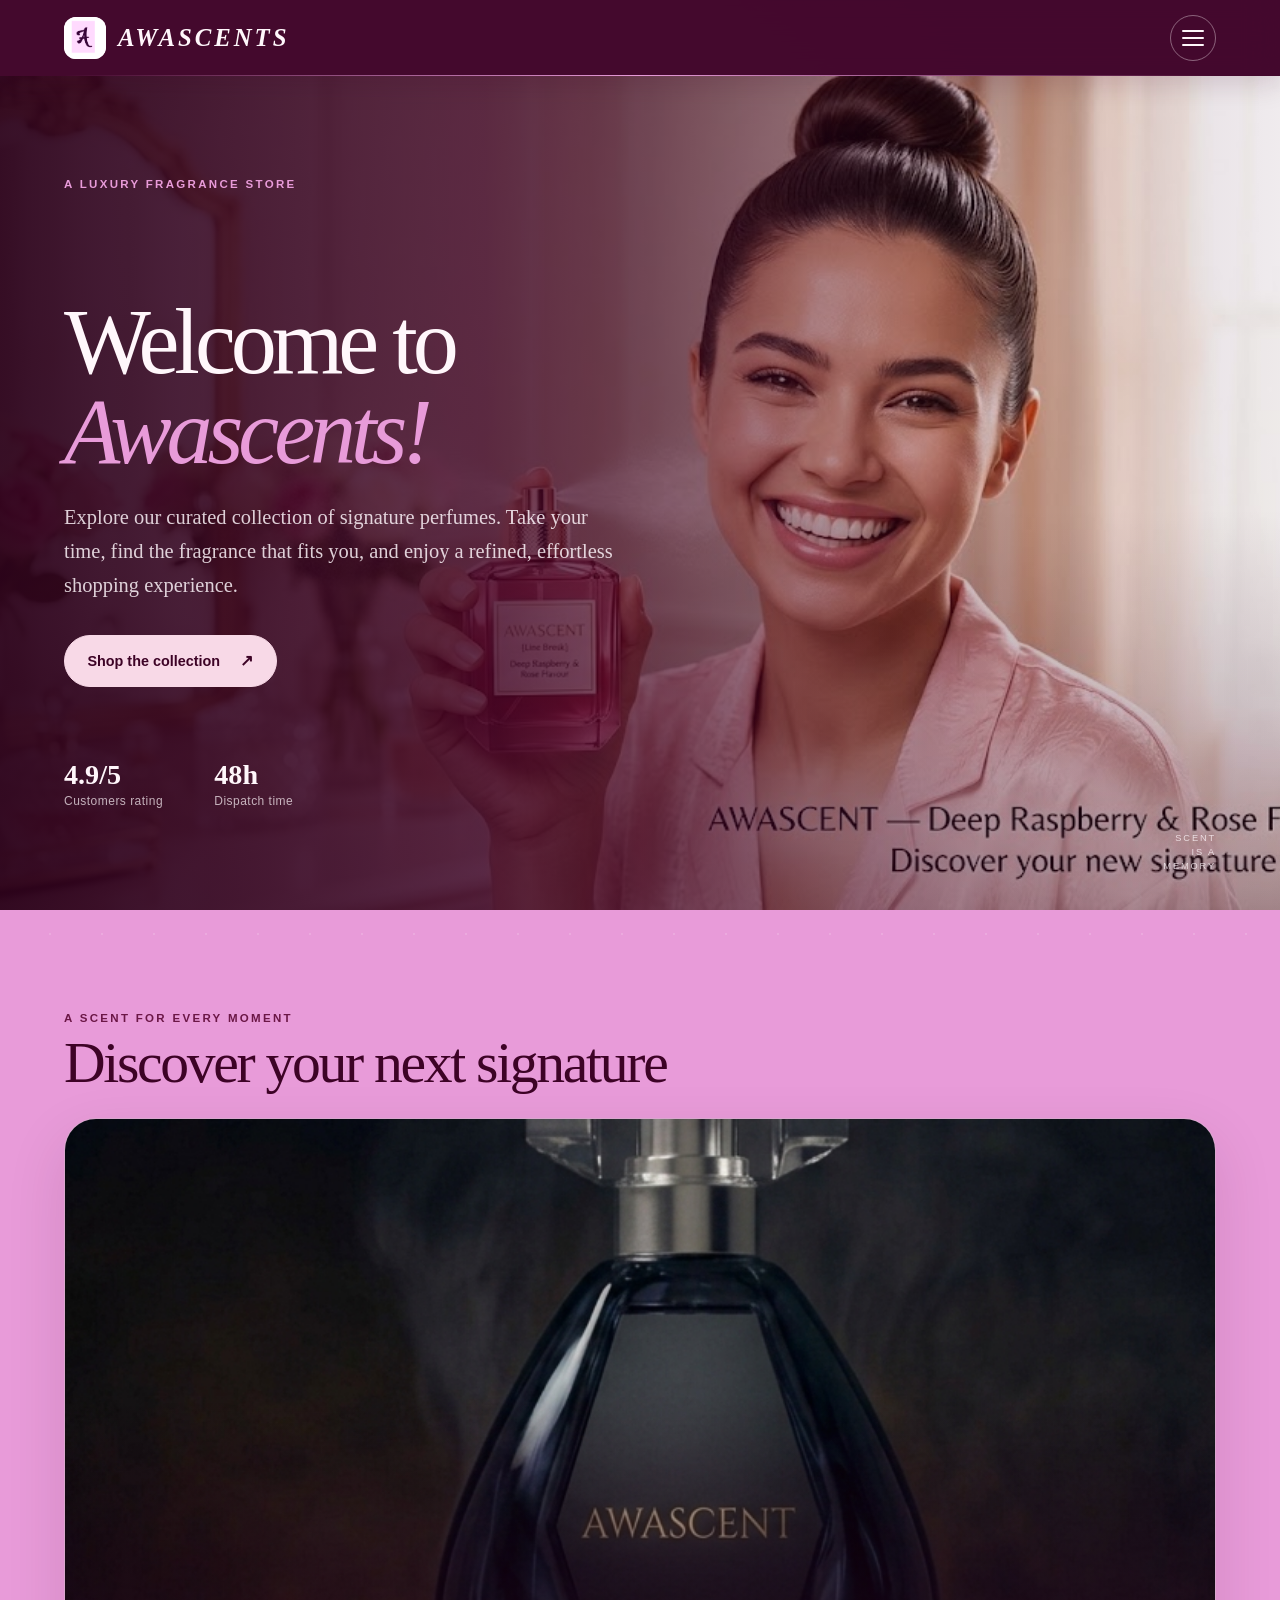
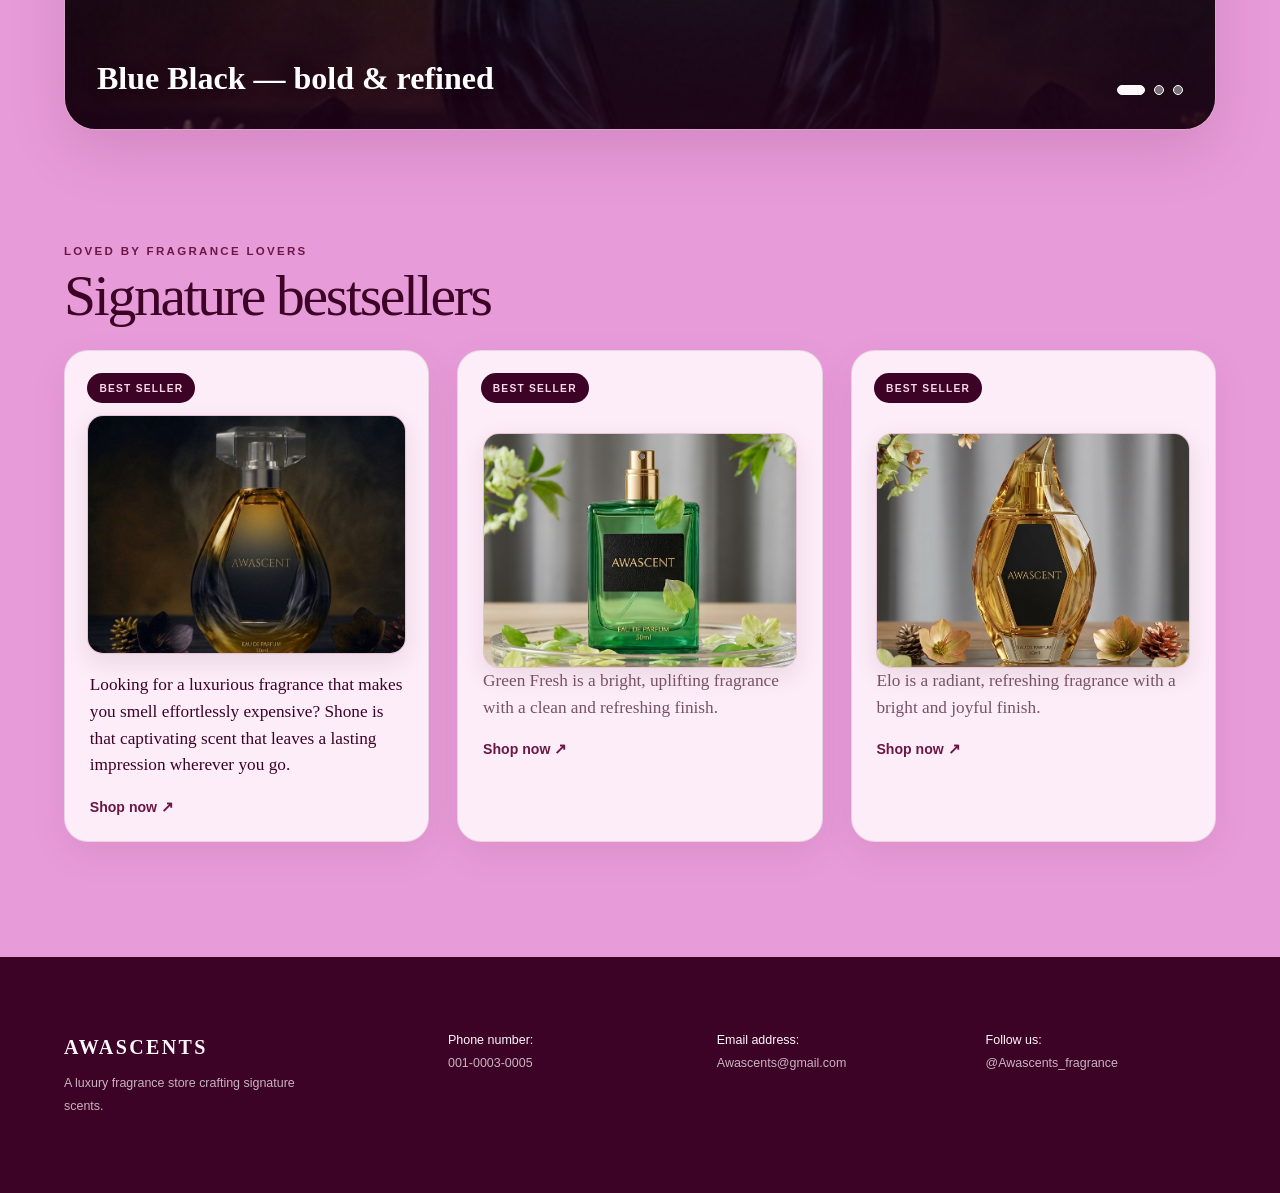
<file: index.html>
<!DOCTYPE html>
<html lang="en">
  <head>
    <meta charset="UTF-8">
    <meta name="viewport" content="width=device-width, initial-scale=1.0">
    <title>Awascents | Fragrance Boutique</title>
    <link rel="stylesheet" href="common.css">
    <link rel="stylesheet" href="index.css">
    <script src="redo.js" defer></script>
  </head>
  <body>
    <header class="bar">
      <a class="brand" href="index.html" aria-label="Awascents home">
        <img src="Awascentslogo.png" alt="">
        <span>Awascents</span>
      </a>

      <div class="menu-wrap">
        <button class="menu-toggle" type="button" aria-label="Toggle menu" aria-expanded="false" aria-controls="main-navigation">
          <span></span>
          <span></span>
          <span></span>
        </button>
        <nav class="menu-links" id="main-navigation" aria-label="Main navigation">
          <a href="index.html">Home</a>
          <a href="visit.html">Shop here</a>
          <a href="about.html">About</a>
          <a href="contact.html">Contact Us</a>
          <a href="terms.html">Terms of use</a>
        </nav>
      </div>
    </header>

    <main>
      <section class="hero" aria-labelledby="hero-title">
        <div class="hero-image">
          <img src="girl.jpg" alt="A woman enjoying a fragrance">
        </div>
        <div class="hero-copy">
          <p class="first-note">A luxury fragrance store</p>
          <h1 id="hero-title">  <br>Welcome to <em>Awascents!</em></h1>
          <div class="second-note">
            <p>Explore our curated collection of signature perfumes. Take your time, find the fragrance that fits you, and enjoy a refined, effortless shopping experience.</p>
          </div>
          <div class="buttons">
            <a class="visit-store-button" href="visit.html">Shop the collection <span aria-hidden="true">↗</span></a>
          </div>
          <section class="details" aria-label="Customer service highlights">
            <div class="rating"><strong>4.9/5</strong><span>Customers rating</span></div>
            <div class="dispatch"><strong>48h</strong><span>Dispatch time</span></div>
          </section>
        </div>
        <span class="hero-stamp" aria-hidden="true">SCENT<br>IS A<br>MEMORY</span>
      </section>

      <section class="perfume-slideshow" aria-label="Featured fragrances">
        <div class="section-heading">
          <p class="eyebrow">A scent for every moment</p>
          <h2>Discover your next signature</h2>
        </div>
        <div class="slideshow" aria-roledescription="carousel">
          <div class="slide active" data-index="0">
            <img src="perfume-blue-black.png" alt="Blue Black Perfume">
            <div class="caption">Blue Black — bold &amp; refined</div>
          </div>
          <div class="slide" data-index="1">
            <img src="perfume-girly.png" alt="Pink Fresh Perfume">
            <div class="caption">Pink Fresh — bright &amp; uplifting</div>
          </div>
          <div class="slide" data-index="2">
            <img src="perfume-rose-dark.png" alt="Rose Dark Perfume">
            <div class="caption">Rose Dark — warm and velvety</div>
          </div>

          <div class="dots" role="tablist" aria-label="Slides">
            <button class="dot active" aria-label="Slide 1" data-index="0"></button>
            <button class="dot" aria-label="Slide 2" data-index="1"></button>
            <button class="dot" aria-label="Slide 3" data-index="2"></button>
          </div>
        </div>
      </section>

      <section class="bestsellers" aria-label="Bestselling fragrances">
        <div class="section-heading">
          <p class="eyebrow">Loved by fragrance lovers</p>
          <h2>Signature bestsellers</h2>
        </div>
        <div class="bestseller-grid">
          <article class="imageandwriteup1">
            <div class="bestseller-logo">Best seller</div>
            <div class="video-container">
              <video src="datluxuryvideo.mp4" poster="perfume-luxury.png" autoplay muted loop playsinline preload="metadata" aria-label="DatLuxury perfume video">
                Your browser does not support the video tag.
              </video>
            </div>
            <div class="third-note">
              <h3>Looking for a luxurious fragrance that makes you smell effortlessly expensive? Shone is that captivating scent that leaves a lasting impression wherever you go.</h3>
              <a href="visit.html?product=Shone"><strong>Shop now <span aria-hidden="true">↗</span></strong></a>
            </div>
          </article>
          <article class="imageandwriteup2">
            <div class="bestseller-logo">Best seller</div>
            <figure class="green-fresh-product">
              <div class="video-container">
                <video src="perfume-green-video.mp4" poster="perfume-green.png" autoplay muted loop playsinline preload="metadata" aria-label="Green Fresh perfume video">
                  Your browser does not support the video tag.
                </video>
              </div>
              <figcaption>Green Fresh is a bright, uplifting fragrance with a clean and refreshing finish.</figcaption>
              <a href="visit.html?product=Green%20Fresh"><strong>Shop now <span aria-hidden="true">↗</span></strong></a>
            </figure>
          </article>
          <article class="imageandwriteup3">
            <div class="bestseller-logo">Best seller</div>
            <figure class="yellow-product">
              <div class="video-container">
                <video src="perfume-yellow-video.mp4" poster="perfume-yellow.png" autoplay muted loop playsinline preload="metadata" aria-label="Elo perfume video">
                  Your browser does not support the video tag.
                </video>
              </div>
              <figcaption>Elo is a radiant, refreshing fragrance with a bright and joyful finish.</figcaption>
              <a href="visit.html?product=Elo"><strong>Shop now <span aria-hidden="true">↗</span></strong></a>
            </figure>
          </article>
        </div>
      </section>
    </main>

    <footer class="bottom-contact-details">
      <h4 class="footer-brand">AWASCENTS<br>
        <span>A luxury fragrance store crafting signature scents.</span>
      </h4>
      <h4>Phone number:<br>
        <a href="tel:00100030005">001-0003-0005</a>
      </h4>
      <h4>Email address:<br>
        <a href="mailto:Awascents@gmail.com">Awascents@gmail.com</a>
      </h4>
      <h4>Follow us:<br>
        <span>@Awascents_fragrance</span>
      </h4>
    </footer>

    <script src="index.js"></script>
  </body>
</html>
</file>
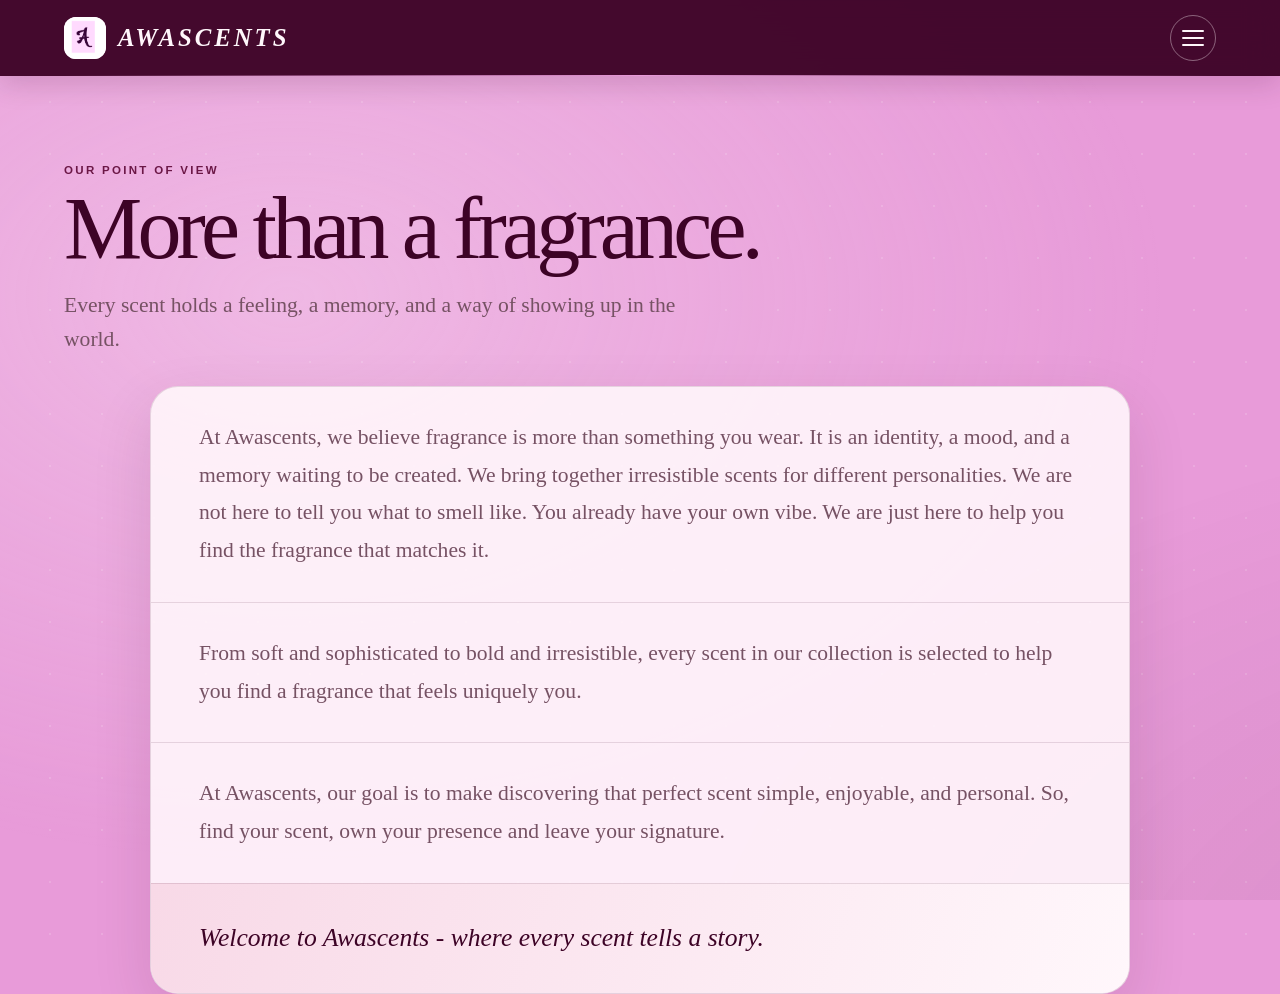
<file: about.html>
<!DOCTYPE html>
<html lang="en">
  <head>
    <link rel="stylesheet" href="common.css">
    <link rel="stylesheet" href="about.css">
    <meta charset="UTF-8">
    <meta name="viewport" content="width=device-width, initial-scale=1.0">
    <title>About Awascents | Our Story</title>
    <script src="redo.js" defer></script>
  </head>
  <body>
 <header class="bar">
    <a class="brand" href="index.html" aria-label="Awascents home">
      <img src="Awascentslogo.png" alt="">
      <span>Awascents</span>
    </a>
    <div class="menu-wrap">
      <button class="menu-toggle" type="button" aria-label="Toggle menu" aria-expanded="false">
        <span></span>
        <span></span>
        <span></span>
      </button>
      <nav class="menu-links" aria-label="Main navigation">
        <a href="index.html">Home</a>
        <a href="visit.html">Shop here</a>
        <a href="about.html" aria-current="page">About</a>
        <a href="contact.html">Contact Us</a>
        <a href="terms.html">Terms of use</a>
      </nav>
    </div>
  </header>
  <main>
    <header class="page-heading">
      <p class="eyebrow">Our point of view</p>
      <h1>More than a fragrance.</h1>
      <p>Every scent holds a feeling, a memory, and a way of showing up in the world.</p>
    </header>
  <section class="content" aria-label="About Awascents">
    <p> At Awascents, we believe fragrance is more than something you wear. It is an identity, a mood,
      and a memory waiting to be created. We bring together irresistible scents for different personalities.
      We are not here to tell you what to smell like. You already have your own vibe. We are just here to 
      help you find the fragrance that matches it.
    </p>
    <p> 
       From soft and sophisticated to bold and irresistible, every scent in our collection is selected to 
       help you find a fragrance that feels uniquely you.
    </p>
    <p> 
      At Awascents, our goal is to make discovering that perfect scent simple, enjoyable, and personal.
      So, find your scent, own your presence and leave your signature.
    </p>
    <p> 
      Welcome to Awascents - where every scent tells a story.
    </p>
  </section>
  </main>
</file>
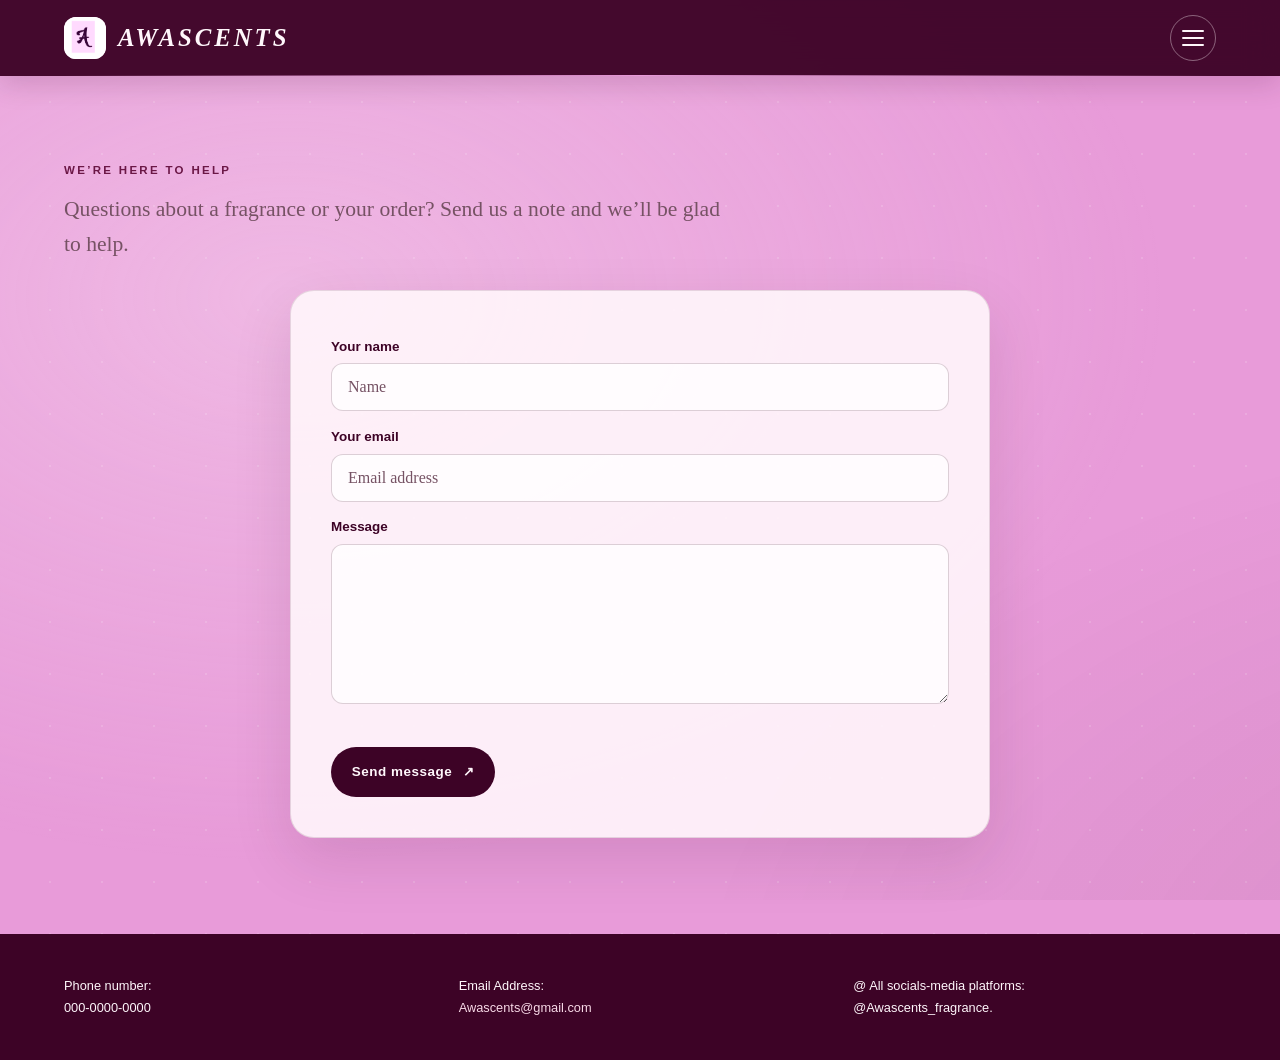
<file: contact.html>
<!DOCTYPE html>
<html lang="en">
  <head>
    <link rel="stylesheet" href="common.css">
    <link rel="stylesheet" href="contact.css">
    <meta charset="UTF-8">
    <meta name="viewport" content="width=device-width, initial-scale=1.0">
    <title>Contact Awascents</title>
    <script src="redo.js" defer></script>
  </head>
  <body>
    <header class="bar">
    <a class="brand" href="index.html" aria-label="Awascents home">
      <img src="Awascentslogo.png" alt="">
      <span>Awascents</span>
    </a>
    <div class="menu-wrap">
      <button class="menu-toggle" type="button" aria-label="Toggle menu" aria-expanded="false">
        <span></span>
        <span></span>
        <span></span>
      </button>
      <nav class="menu-links" aria-label="Main navigation">
        <a href="index.html">Home</a>
        <a href="visit.html"> Shop here</a>
        <a href="about.html">About</a>
        <a href="contact.html" aria-current="page">Contact Us</a>
        <a href="terms.html">Terms of use</a>
      </nav>
    </div>
  </header>
  <main>
    <header class="page-heading">
      <p class="eyebrow">We’re here to help</p>
      <p>Questions about a fragrance or your order? Send us a note and we’ll be glad to help.</p>
    </header>
    <form class="content" id="contact-form">
      <label for="name">Your name</label>
      <input type="text" id="name" name="name" placeholder="Name" required>
      <label for="email">Your email</label>
      <input type="email" id="email" name="email" placeholder="Email address" required>
      <label for="textarea">Message</label>
      <textarea id="textarea" name="message" rows="6" required></textarea>
      <p id="messageError" role="status" aria-live="polite"></p>
      <button id="button" type="submit">Send message <span aria-hidden="true">↗</span></button>
    </form>
  </main>
      <div class="bottom-contact-details">
     <h4> Phone number:<br>
        000-0000-0000 </h4>

      <h4>Email Address:<br>
        <a href="mailto:Awascents@gmail.com">Awascents@gmail.com</a></h4>
      
      <h4> @ All socials-media platforms:<br>
           @Awascents_fragrance.</h4>
    </div>

    <script src="contact.js"></script>
  </body>
</html>
</file>
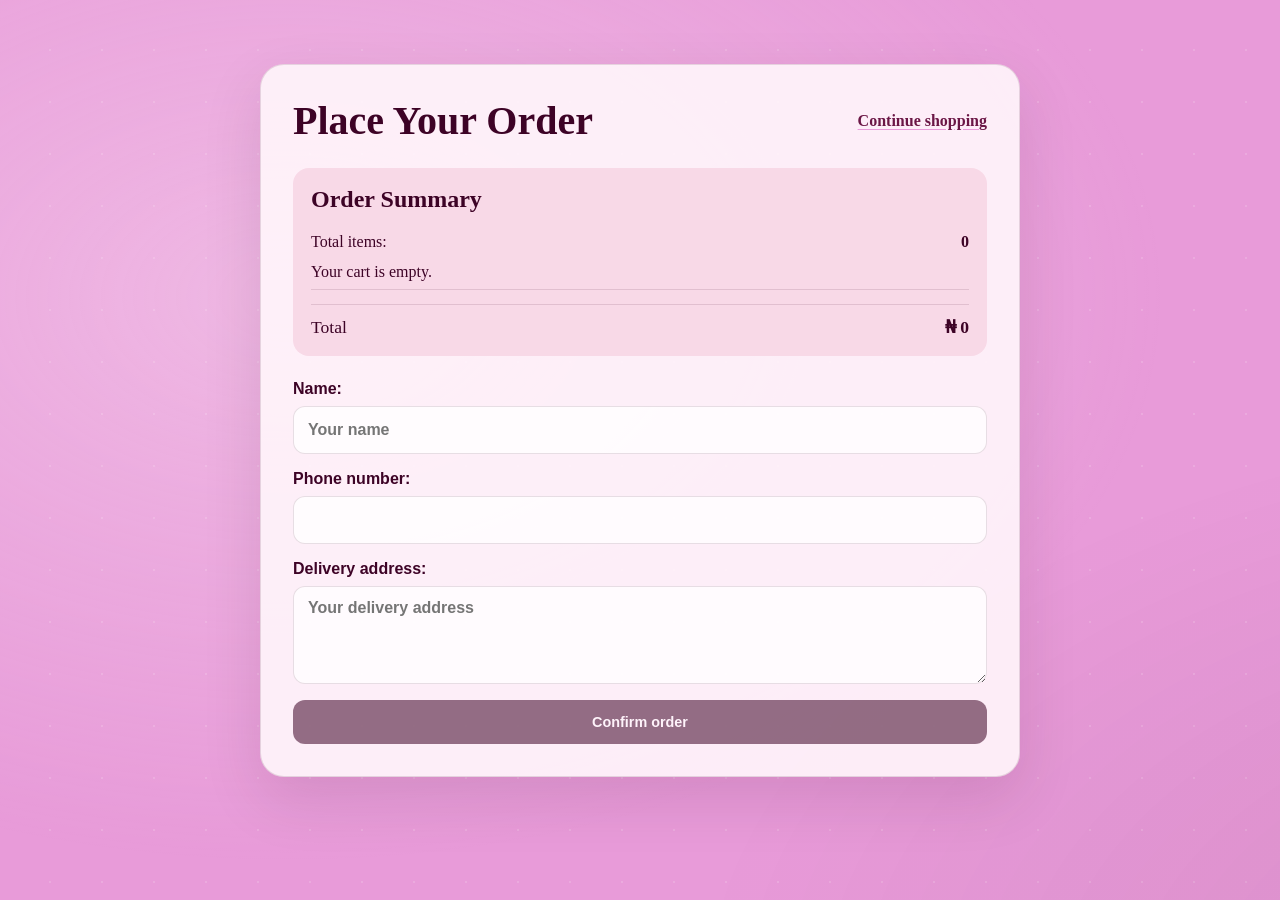
<file: order.html>
<!DOCTYPE html>
<html lang="en">
<head>
  <meta charset="UTF-8">
  <meta name="viewport" content="width=device-width, initial-scale=1.0">
  <title>Place Order</title>
  <link rel="stylesheet" href="common.css">
  <link rel="stylesheet" href="order.css">
</head>
<body>
  <section class="order-shell">
    <div class="order-card">
      <div class="order-head">
        <h1>Place Your Order</h1>
        <a href="visit.html" class="back-link">Continue shopping</a>
      </div>

      <div class="summary-box">
        <h2>Order Summary</h2>
        <div class="summary-meta">
          <span>Total items:</span>
          <strong><span id="item-count">0</span></strong>
        </div>
        <ul id="order-items"></ul>
        <div class="total-row">
          <span>Total</span>
          <strong>₦ <span id="order-total">0</span></strong>
        </div>
      </div>

      <form class="order-form">
        <label>
          Name:
          <input type="text" name="name" placeholder="Your name" required>
        </label>

        <label>
          Phone number:
          <input type="tel" name="phone" required>
        </label>

        <label>
          Delivery address:
          <textarea name="address" rows="4" placeholder="Your delivery address" required></textarea>
        </label>

        <button type="submit">Confirm order</button>
      </form>
    </div>
  </section>

  <script src="order.js"></script>
</body>
</html>
</file>
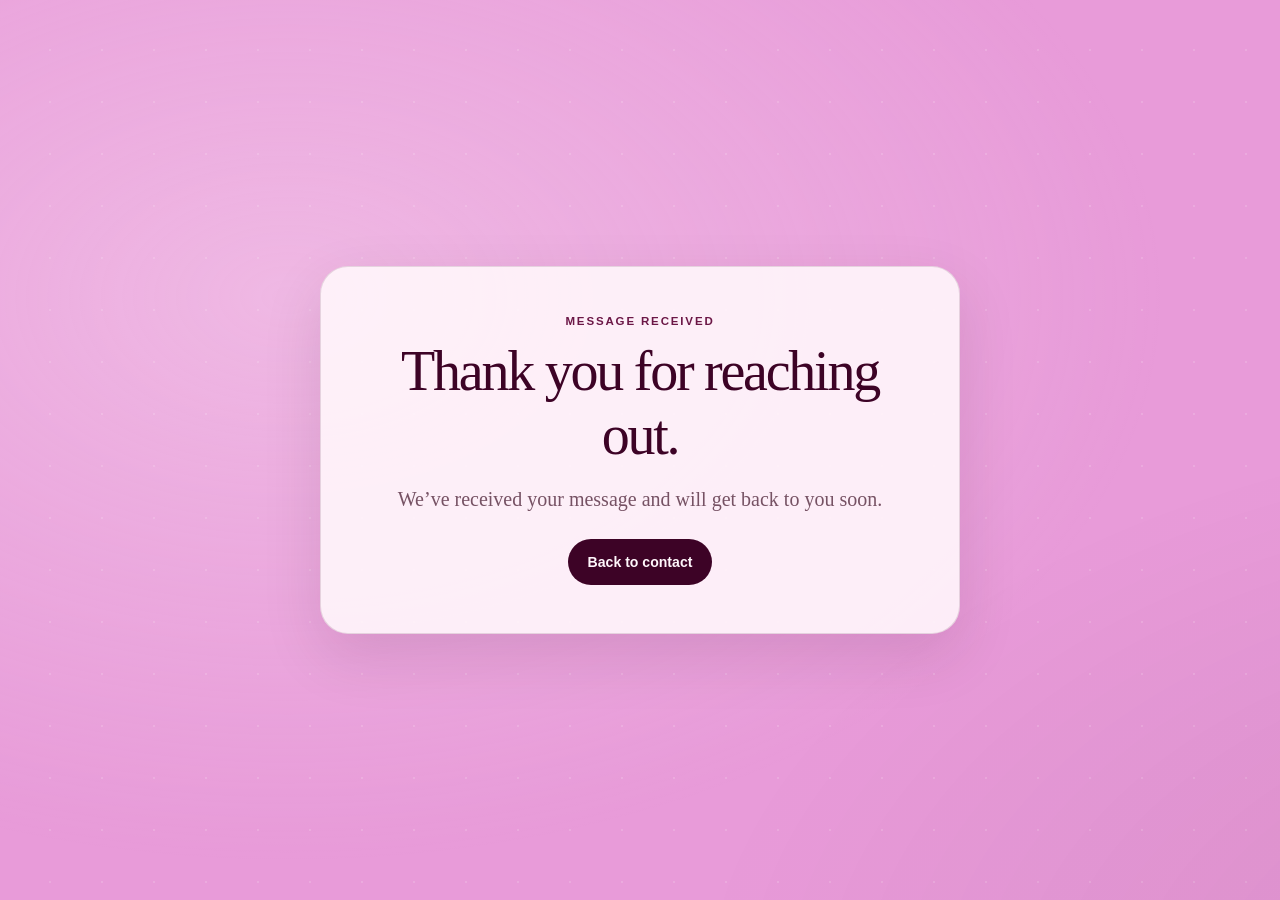
<file: response.html>
<!DOCTYPE html>
<html lang="en">
  <head>
    <meta charset="UTF-8">
    <meta name="viewport" content="width=device-width, initial-scale=1.0">
    <title>Thank You | Awascents</title>
    <link rel="stylesheet" href="common.css">
    <link rel="stylesheet" href="response.css">
  </head>
  <body>
    <main class="response-shell">
      <section class="response-card" aria-labelledby="response-title">
        <p class="eyebrow">Message received</p>
        <h1 id="response-title">Thank you for reaching out.</h1>
        <p>We’ve received your message and will get back to you soon.</p>
        <a class="response-link" href="contact.html">Back to contact</a>
      </section>
    </main>
  </body>
</html>
</file>
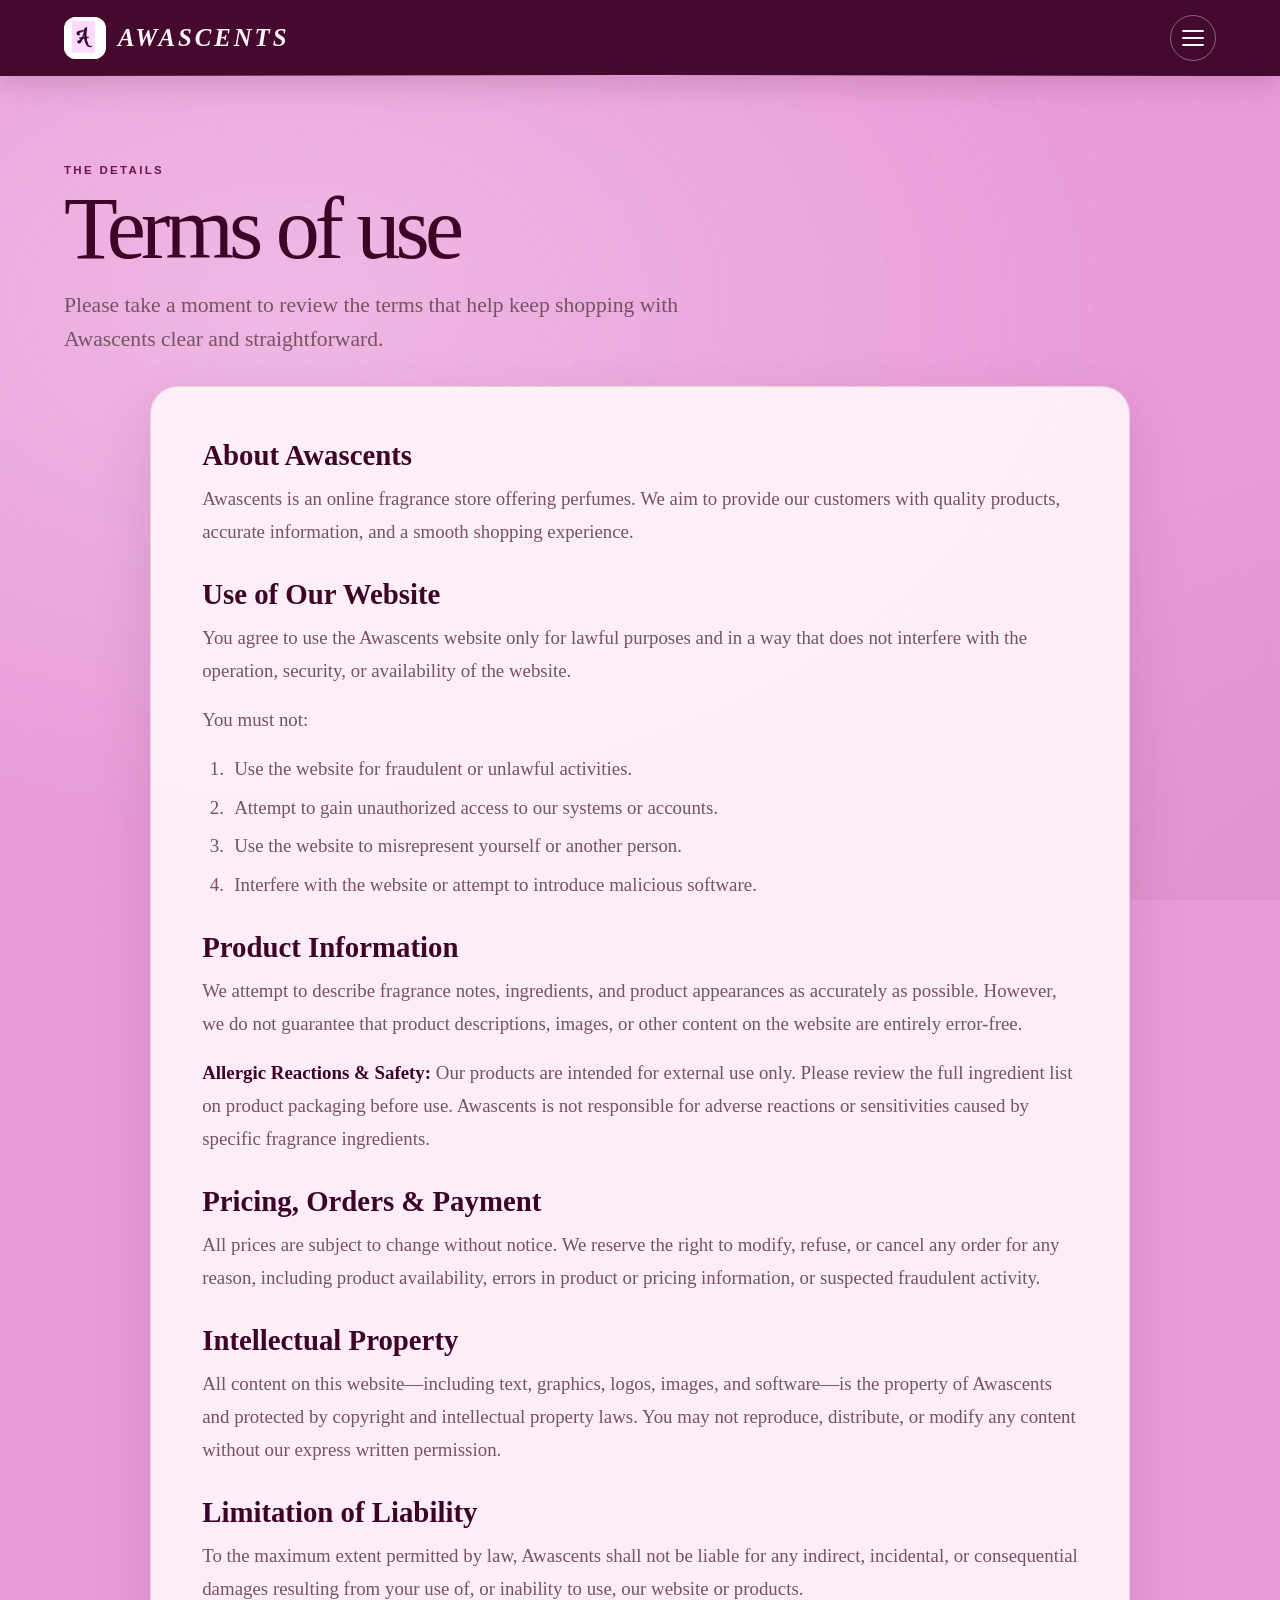
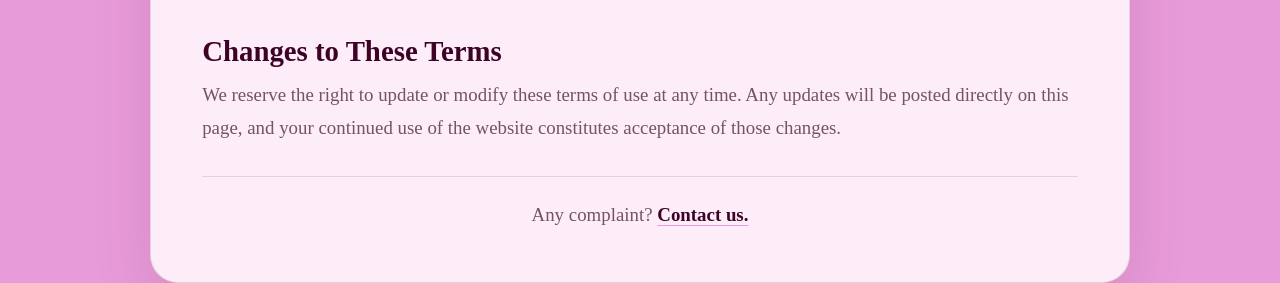
<file: terms.html>
<!DOCTYPE html>
<html lang="en">
   <head>
      <meta charset="UTF-8">
      <meta name="viewport" content="width=device-width, initial-scale=1.0">
      <title>Terms of Use | Awascents</title>
      <link rel="stylesheet" href="common.css">
      <link rel="stylesheet" href="terms.css">
      <script src="redo.js" defer></script>
   </head>
   <body>
 <header class="bar">
    <a class="brand" href="index.html" aria-label="Awascents home">
      <img src="Awascentslogo.png" alt="">
      <span>Awascents</span>
    </a>
    <div class="menu-wrap">
      <button class="menu-toggle" type="button" aria-label="Toggle menu" aria-expanded="false">
        <span></span>
        <span></span>
        <span></span>
      </button>
      <nav class="menu-links" aria-label="Main navigation">
        <a href="index.html">Home</a>
        <a href="visit.html"> Shop here</a>
        <a href="about.html">About</a>
        <a href="contact.html">Contact Us</a>
        <a href="terms.html" aria-current="page">Terms of use</a>
      </nav>
    </div>
  </header>
  <main>
    <header class="page-heading">
      <p class="eyebrow">The details</p>
      <h1>Terms of use</h1>
      <p>Please take a moment to review the terms that help keep shopping with Awascents clear and straightforward.</p>
    </header>
         <article class="container">

            <h2>About Awascents</h2>
            <p>Awascents is an online fragrance store offering perfumes. We aim to provide our customers with quality products, accurate information, and a smooth shopping experience.</p>

            <h2>Use of Our Website</h2>
            <p>You agree to use the Awascents website only for lawful purposes and in a way that does not interfere with the operation, security, or availability of the website.</p>
            <p>You must not:</p>
            <ol>
               <li>Use the website for fraudulent or unlawful activities.</li>
               <li>Attempt to gain unauthorized access to our systems or accounts.</li>
               <li>Use the website to misrepresent yourself or another person.</li>
               <li>Interfere with the website or attempt to introduce malicious software.</li>
            </ol>
         

       
            <h2>Product Information</h2>
            <p>We attempt to describe fragrance notes, ingredients, and product appearances as accurately as possible. However, we do not guarantee that product descriptions, images, or other content on the website are entirely error-free.</p>
            <p><strong>Allergic Reactions & Safety:</strong> Our products are intended for external use only. Please review the full ingredient list on product packaging before use. Awascents is not responsible for adverse reactions or sensitivities caused by specific fragrance ingredients.</p>


        
            <h2>Pricing, Orders & Payment</h2>
            <p>All prices are subject to change without notice. We reserve the right to modify, refuse, or cancel any order for any reason, including product availability, errors in product or pricing information, or suspected fraudulent activity.</p>


            <h2>Intellectual Property</h2>
            <p>All content on this website—including text, graphics, logos, images, and software—is the property of Awascents and protected by copyright and intellectual property laws. You may not reproduce, distribute, or modify any content without our express written permission.</p>
       

       
            <h2>Limitation of Liability</h2>
            <p>To the maximum extent permitted by law, Awascents shall not be liable for any indirect, incidental, or consequential damages resulting from your use of, or inability to use, our website or products.</p>


      
            <h2>Changes to These Terms</h2>
            <p>We reserve the right to update or modify these terms of use at any time. Any updates will be posted directly on this page, and your continued use of the website constitutes acceptance of those changes.</p>
      

            <p class="complaint">Any complaint? <a href="contact.html"><strong>Contact us.</strong></a></p>
          </article>
  </main>
           </body>
        </html>
</file>
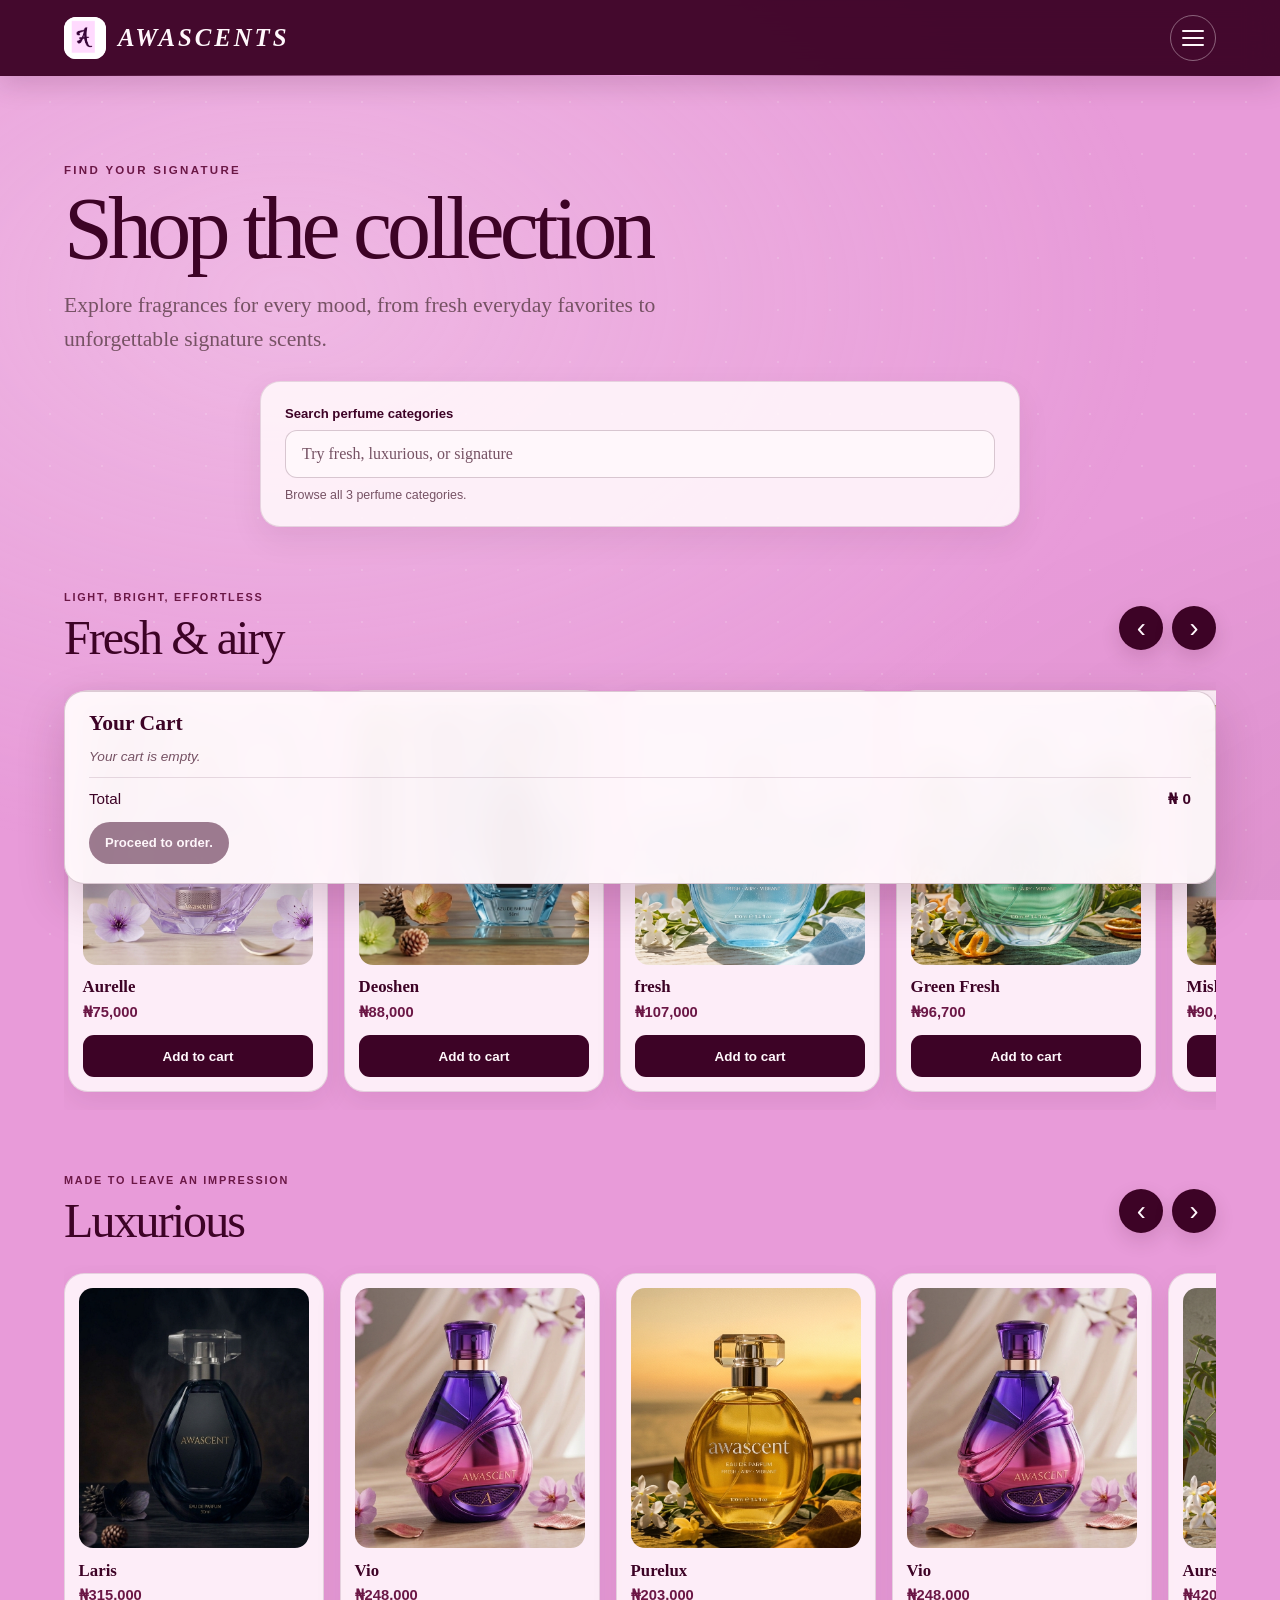
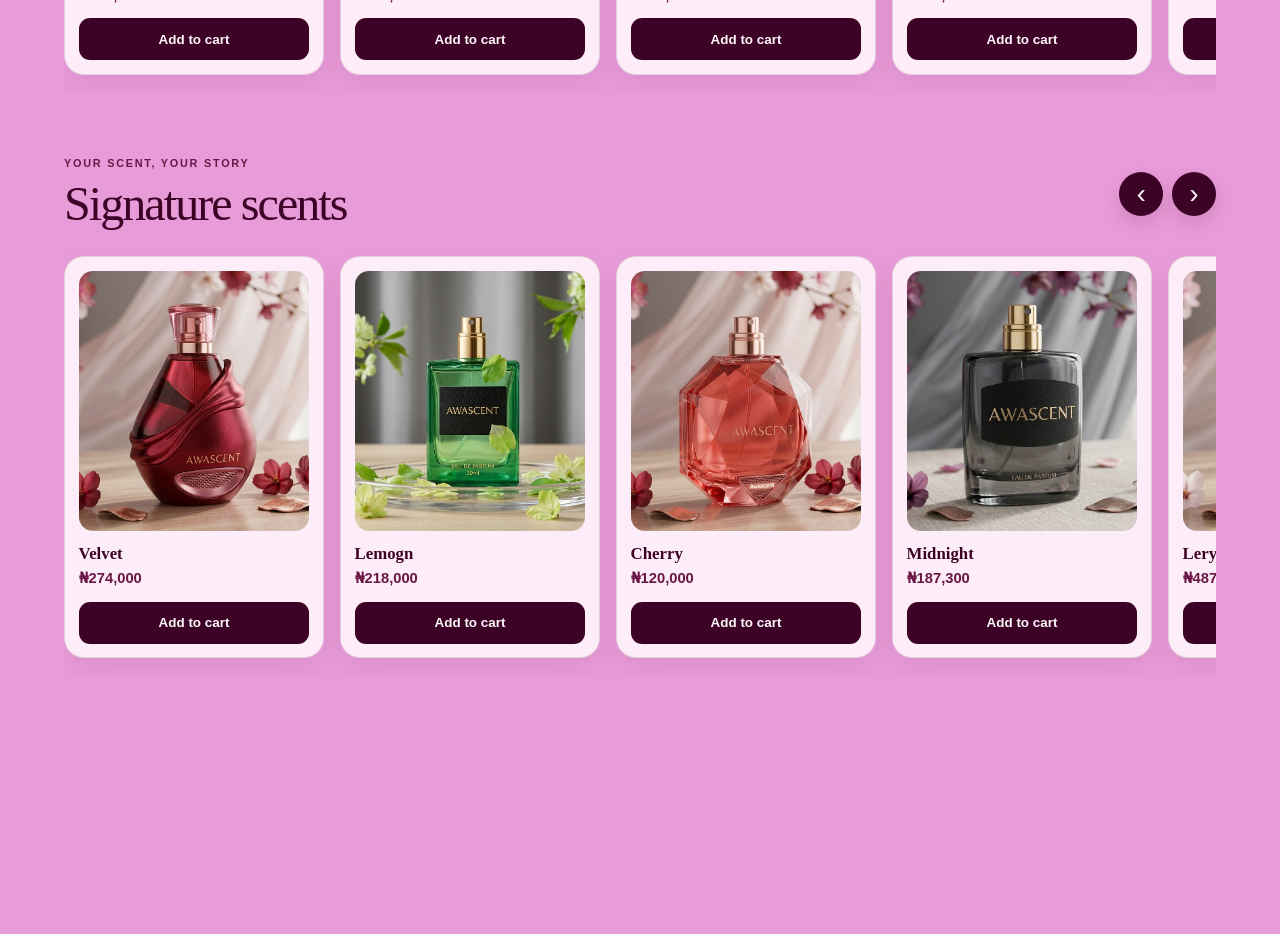
<file: visit.html>
<!DOCTYPE html>
<html lang="en">
<head>
  <meta charset="UTF-8">
  <meta name="viewport" content="width=device-width, initial-scale=1.0">
  <title>Shop Fragrances | Awascents</title>
  <link rel="stylesheet" href="common.css">
  <link rel="stylesheet" href="visit.css">
  <script src="redo.js" defer></script>
</head>
<body>
  <header class="bar">
    <a class="brand" href="index.html" aria-label="Awascents home">
      <img src="Awascentslogo.png" alt="">
      <span>Awascents</span>
    </a>
    <div class="menu-wrap">
      <button class="menu-toggle" type="button" aria-label="Toggle menu" aria-expanded="false">
        <span></span>
        <span></span>
        <span></span>
      </button>
      <nav class="menu-links" aria-label="Main navigation">
        <a href="index.html">Home</a>
        <a href="visit.html" aria-current="page">Shop here</a>
        <a href="about.html">About</a>
        <a href="contact.html">Contact Us</a>
        <a href="terms.html">Terms of use</a>
      </nav>
    </div>
  </header>
  <main>
    <header class="page-heading shop-heading">
      <p class="eyebrow">Find your signature</p>
      <h1>Shop the collection</h1>
      <p>Explore fragrances for every mood, from fresh everyday favorites to unforgettable signature scents.</p>
    </header>
  <section class="category-search" aria-label="Find a perfume category">
    <label for="category-search-input">Search perfume categories</label>
    <div class="category-search-controls">
      <div class="category-search-field">
        <input id="category-search-input" type="search" placeholder="Try fresh, luxurious, or signature" autocomplete="off" role="combobox" aria-autocomplete="list" aria-expanded="false" aria-controls="category-suggestions">
        <div class="category-suggestions" id="category-suggestions" role="listbox" aria-label="Available perfume categories" hidden></div>
      </div>
      <button class="show-all-categories" id="show-all-categories" type="button" hidden>Show all categories</button>
    </div>
    <p class="category-search-status" id="category-search-status" aria-live="polite">Browse all 3 perfume categories.</p>
  </section>
  <section class="first-one" data-category="Fresh &amp; airy">
    <div class="section-header">
      <div>
        <p class="eyebrow">Light, bright, effortless</p>
        <h2>Fresh &amp; airy</h2>
      </div>
      <div class="carousel-controls">
        <button class="scroll-btn prev" data-target="first-row" aria-label="Previous Fresh/Airy perfume">&#8249;</button>
        <button class="scroll-btn next" data-target="first-row" aria-label="Next Fresh/Airy perfume">&#8250;</button>
      </div>
    </div>
    <div class="carousel-wrap">
      <div class="first-row" id="first-row">
        <div class="first">
          <img src='perfume-purple-fresh.png' alt="purplefresh perfume">
          <p> <strong> Aurelle</strong></p>
          <p class="price"> &#8358;75,000</p>
        </div>
        <div class="First">
          <img src='perfume-blue-fresh.png' alt="bluefresh perfume">
          <p> <strong> Deoshen </strong></p>
          <p class="price"> &#8358;88,000</p>
        </div>
        <div class="First">
          <img src='perfume-light-fresh.png' alt="lightfresh perfume">
          <p> <strong> fresh</strong></p>
          <p class="price"> &#8358;107,000</p>
        </div>
        <div class="First">
          <img src='perfume-green-fresh.png' alt="Green Fresh perfume">
          <p> <strong> Green Fresh </strong></p>
          <p class="price"> &#8358;96,700</p>
        </div>
        <div class="First">
          <img src='perfume-white-fresh.png' alt="whitefresh perfume">
          <p><strong> Mishele</strong></p>
          <p class="price"> &#8358;90,000</p>
        </div>
        <div class="Second">
          <img src='perfume-pink-fresh.png' alt="pinkfresh perfume">
          <p> <strong> Estele</strong></p>
          <p class="price"> &#8358;117,300</p>
        </div>
      </div>
    </div>
  </section>

  <section class="second-one" data-category="Luxurious">
    <div class="section-header">
      <div>
        <p class="eyebrow">Made to leave an impression</p>
        <h2>Luxurious</h2>
      </div>
      <div class="carousel-controls">
        <button class="scroll-btn prev" data-target="Second-row" aria-label="Previous luxurious perfume">&#8249;</button>
        <button class="scroll-btn next" data-target="Second-row" aria-label="Next luxurious perfume">&#8250;</button>
      </div>
    </div>
    <div class="carousel-wrap">
      <div class="Second-row" id="Second-row">
        <div class="Second">
          <img src='perfume-blue-black.png' alt="blueblack perfume">
          <p> <strong> Laris</strong></p>
          <p class="price"> &#8358;315,000</p>
        </div>
        <div class="Second">
          <img src='perfume-violet-dark.png' alt="violetdark perfume">
          <p> <strong> Vio </strong></p>
          <p class="price"> &#8358;248,000</p>
        </div>
        <div class="Second">
          <img src='perfume-pure-lux.png' alt="purelux perfume">
          <p> <strong> Purelux</strong></p>
          <p class="price"> &#8358;203,000</p>
        </div>
        <div class="Second">
          <img src='perfume-violet-dark.png' alt="violetdark perfume">
          <p> <strong> Vio </strong></p>
          <p class="price"> &#8358;248,000</p>
        </div>
        <div class="Second">
          <img src="perfume-pure-luxury.png" alt="pureluxury perfume">
          <p><strong> Aurs </strong></p>
          <p class="price"> &#8358;420,000</p>
        </div>
        <div class="Second">
          <video src="datluxuryvideo.mp4" autoplay loop muted playsinline aria-label="DatLuxury Perfume"></video>
          <p> <strong> Shone </strong></p>
          <p class="price"> &#8358;300,000</p>
        </div>
        <div class="Second">
          <img src='perfume-rose-dark.png' alt="rosedark perfume">
          <p> <strong> Phya </strong></p>
          <p class="price"> &#8358;487,300</p>
        </div>
        <div class="Second">
          <img src='perfume-luxury.png' alt="luxury perfume">
          <p> <strong> Luxson</strong></p>
          <p class="price"> &#8358;287,300</p>
        </div>
      </div>
    </div>
  </section>

  <section class="third-one" data-category="Signature scents">
    <div class="section-header">
      <div>
        <p class="eyebrow">Your scent, your story</p>
        <h2>Signature scents</h2>
      </div>
      <div class="carousel-controls">
        <button class="scroll-btn prev" data-target="third-row" aria-label="Previous signature perfume">&#8249;</button>
        <button class="scroll-btn next" data-target="third-row" aria-label="Next signature perfume">&#8250;</button>
      </div>
    </div>
    <div class="carousel-wrap">
      <div class="third-row" id="third-row">
        <div class="third">
          <img src='perfume-rosee.png' alt="rosee perfume">
          <p> <strong> Velvet</strong></p>
          <p class="price"> &#8358;274,000</p>
        </div>
        <div class="third">
          <img src="perfume-green.png" alt="green perfume">
          <p> <strong> Lemogn </strong></p>
          <p class="price"> &#8358;218,000</p>
        </div>
        <div class="third">
          <img src='perfume-red.png' alt="redd perfume">
          <p><strong>Cherry </strong></p>
          <p class="price"> &#8358;120,000</p>
        </div>
        <div class="third">
          <img src="perfume-dull.png" alt="dull perfume">
          <p> <strong> Midnight </strong></p>
          <p class="price"> &#8358;187,300</p>
        </div>
        <div class="third">
          <img src='perfume-girly.png' alt="girly perfume">
          <p> <strong> Leryy </strong></p>
          <p class="price"> &#8358;487,300</p>
        </div>
        <div class="third">
          <img src='perfume-light-pink.png' alt="lightpink perfume">
          <p> <strong> Shuga</strong></p>
          <p class="price"> &#8358;157,600</p>
        </div>
        <div class="third">
          <img src='perfume-yellow.png' alt="yellow perfume">
          <p> <strong> Elo </strong></p>
          <p class="price"> &#8358;219,200</p>
        </div>
        <div class="third">
          <img src='perfume-wood.png' alt="wood perfume">
          <p> <strong> Wudy </strong></p>
          <p class="price"> &#8358;360,600</p>
        </div>
      </div>
    </div>
  </section>

  <aside class="cart-panel" aria-label="Shopping cart">
    <h3>Your Cart</h3>
    <ul id="cart-items">
      <li class="empty-cart">Your cart is empty.</li>
    </ul>
    <div class="cart-total-row">
      <span>Total</span>
      <strong>₦ <span id="cart-total">0</span></strong>
    </div>
    <a id="proceed-btn" href="order.html" class="proceed-btn">Proceed to order.</a>
  </aside>
  </main>

  <script src="visit.js"></script>
</body>
</html>
</file>
<file: common.css>
:root {
  color-scheme: light;
  --maroon: #3d0326;
  --maroon-soft: #6b1746;
  --pink: #e89bd9;
  --pink-light: #f8d9e7;
  --pink-pale: #fff7fb;
  --ink: #3d0326;
  --muted: #765264;
  --page-background: rgb(232, 155, 217);
  --font-display: "Cormorant Garamond", Georgia, "Times New Roman", serif;
  --font-ui: Arial, sans-serif;
  --focus-ring: #b53680;
  --surface: rgba(255, 247, 251, 0.9);
  --line: rgba(61, 3, 38, 0.12);
  --shadow: 0 22px 60px rgba(61, 3, 38, 0.12);
  --page-gutter: clamp(1rem, 5vw, 5rem);
}

* {
  box-sizing: border-box;
}

html {
  min-width: 320px;
  scroll-behavior: smooth;
  background: var(--page-background);
}

body {
  position: relative;
  isolation: isolate;
  min-width: 320px;
  min-height: 100vh;
  margin: 0;
  overflow-x: hidden;
  background: var(--page-background);
  color: var(--ink);
  font-family: var(--font-display);
  -webkit-font-smoothing: antialiased;
}

body::before,
body::after {
  position: fixed;
  inset: 0;
  z-index: 0;
  content: "";
  pointer-events: none;
}

body::before {
  inset: -80px;
  background-image: radial-gradient(rgba(255, 247, 251, 0.5) 1px, transparent 1px);
  background-size: 52px 52px;
  opacity: 0.32;
  animation: scent-drift 42s linear infinite;
}

body::after {
  background:
    radial-gradient(ellipse at 15% 22%, rgba(255, 247, 251, 0.32), transparent 38%),
    radial-gradient(ellipse at 88% 75%, rgba(61, 3, 38, 0.1), transparent 42%);
  background-size: 150% 150%;
  animation: ambient-glow 22s ease-in-out infinite alternate;
}

body > * {
  position: relative;
  z-index: 1;
}

img,
video {
  display: block;
  max-width: 100%;
}

a {
  color: inherit;
  text-decoration: none;
}

a:focus-visible,
button:focus-visible,
input:focus-visible,
textarea:focus-visible {
  outline: 3px solid var(--focus-ring);
  outline-offset: 3px;
}

.bar {
  position: sticky;
  top: 0;
  z-index: 1000;
  display: flex;
  min-height: 76px;
  align-items: center;
  justify-content: space-between;
  gap: 1rem;
  padding: 0 var(--page-gutter);
  background: rgba(61, 3, 38, 0.96);
  color: var(--pink-pale);
  box-shadow: 0 8px 28px rgba(61, 3, 38, 0.16);
  backdrop-filter: blur(16px);
  animation: header-arrive 650ms cubic-bezier(0.2, 0.75, 0.25, 1) both;
}

.bar::after {
  position: absolute;
  right: var(--page-gutter);
  bottom: 0;
  left: var(--page-gutter);
  height: 1px;
  background: linear-gradient(90deg, transparent, var(--pink), transparent);
  content: "";
}

.brand {
  display: inline-flex;
  min-width: 0;
  align-items: center;
  gap: 0.75rem;
  color: var(--pink-pale);
  font-family: var(--font-display);
  font-size: clamp(1.15rem, 2.1vw, 1.55rem);
  font-style: italic;
  font-weight: 700;
  letter-spacing: 0.12em;
  text-transform: uppercase;
}

.brand img {
  width: 42px;
  height: 42px;
  flex: 0 0 auto;
  border-radius: 12px;
  background: var(--pink-pale);
  object-fit: contain;
}

.menu-wrap {
  position: relative;
}

.menu-toggle {
  display: flex;
  width: 46px;
  height: 46px;
  flex-direction: column;
  align-items: center;
  justify-content: center;
  gap: 5px;
  padding: 10px;
  border: 1px solid rgba(255, 247, 251, 0.38);
  border-radius: 50%;
  background: transparent;
  cursor: pointer;
  transition: background 220ms ease, border-color 220ms ease, transform 220ms ease;
}

.menu-toggle:hover {
  transform: rotate(-5deg);
  border-color: var(--pink);
  background: rgba(255, 247, 251, 0.1);
}

.menu-toggle span {
  display: block;
  width: 22px;
  height: 2px;
  border-radius: 99px;
  background: var(--pink-pale);
  transition: transform 250ms ease, opacity 180ms ease;
}

.menu-toggle[aria-expanded="true"] span:first-child {
  transform: translateY(7px) rotate(45deg);
}

.menu-toggle[aria-expanded="true"] span:nth-child(2) {
  opacity: 0;
}

.menu-toggle[aria-expanded="true"] span:last-child {
  transform: translateY(-7px) rotate(-45deg);
}

.menu-links {
  position: absolute;
  top: calc(100% + 14px);
  right: 0;
  z-index: 5;
  width: min(260px, calc(100vw - 2rem));
  overflow: hidden;
  border: 1px solid var(--line);
  border-radius: 18px;
  background: var(--pink-pale);
  box-shadow: var(--shadow);
  opacity: 0;
  pointer-events: none;
  transform: translateY(-8px) scale(0.98);
  transform-origin: top right;
  transition: opacity 200ms ease, transform 200ms ease, visibility 200ms;
  visibility: hidden;
}

.menu-links.open {
  opacity: 1;
  pointer-events: auto;
  transform: translateY(0) scale(1);
  visibility: visible;
}

.menu-links a {
  display: block;
  padding: 0.9rem 1.15rem;
  color: var(--maroon);
  font-family: var(--font-ui);
  font-size: 0.92rem;
  transition: background 180ms ease, padding-left 180ms ease;
}

.menu-links a + a {
  border-top: 1px solid rgba(61, 3, 38, 0.08);
}

.menu-links a:hover {
  padding-left: 1.4rem;
  background: var(--pink-light);
}

.menu-links.open a {
  animation: menu-link-arrive 300ms ease-out both;
}

.menu-links.open a:nth-child(2) { animation-delay: 35ms; }
.menu-links.open a:nth-child(3) { animation-delay: 70ms; }
.menu-links.open a:nth-child(4) { animation-delay: 105ms; }
.menu-links.open a:nth-child(5) { animation-delay: 140ms; }

.page-heading {
  width: calc(100% - var(--page-gutter) - var(--page-gutter));
  max-width: 1180px;
  margin: clamp(2.5rem, 7vw, 5.5rem) auto 1.8rem;
  animation: content-arrive 700ms ease-out both;
}

.page-heading .eyebrow {
  margin: 0 0 0.6rem;
  color: var(--maroon-soft);
  font-family: var(--font-ui);
  font-size: 0.72rem;
  font-weight: 700;
  letter-spacing: 0.2em;
  text-transform: uppercase;
}

.page-heading h1 {
  margin: 0;
  color: var(--maroon);
  font-size: clamp(2.8rem, 7vw, 5.5rem);
  font-weight: 500;
  letter-spacing: -0.055em;
  line-height: 0.98;
  text-wrap: balance;
}

.page-heading p:not(.eyebrow) {
  max-width: 42rem;
  margin: 1rem 0 0;
  color: var(--muted);
  font-size: clamp(1.1rem, 2vw, 1.35rem);
  line-height: 1.6;
}

.bottom-contact-details {
  margin-top: clamp(3rem, 8vw, 6rem);
  padding: 2rem var(--page-gutter);
  background: var(--maroon);
  color: var(--pink-pale);
  font-family: var(--font-ui);
}

.bottom-contact-details h4 {
  margin: 0.6rem 0;
  font-size: 0.8rem;
  font-weight: 500;
  line-height: 1.7;
}

.bottom-contact-details a {
  color: var(--pink-light);
}

@keyframes scent-drift {
  to { background-position: 52px 52px; }
}

@keyframes ambient-glow {
  from { background-position: 0% 20%; }
  to { background-position: 100% 80%; }
}

@keyframes header-arrive {
  from { opacity: 0; transform: translateY(-12px); }
  to { opacity: 1; transform: translateY(0); }
}

@keyframes content-arrive {
  from { opacity: 0; transform: translateY(16px); }
  to { opacity: 1; transform: translateY(0); }
}

@keyframes menu-link-arrive {
  from { opacity: 0; transform: translateY(-5px); }
  to { opacity: 1; transform: translateY(0); }
}

@media (max-width: 600px) {
  :root { --page-gutter: 1.15rem; }
  .bar { min-height: 66px; }
  .brand { gap: 0.55rem; font-size: 1.02rem; letter-spacing: 0.08em; }
  .brand img { width: 36px; height: 36px; border-radius: 10px; }
  .menu-toggle { width: 42px; height: 42px; }
}

@media (prefers-reduced-motion: reduce) {
  *,
  *::before,
  *::after {
    scroll-behavior: auto !important;
    animation-duration: 0.01ms !important;
    animation-iteration-count: 1 !important;
    transition-duration: 0.01ms !important;
  }
}
</file>
<file: index.css>
main {
  width: 100%;
}

.hero {
  position: relative;
  display: flex;
  min-height: clamp(570px, 69vw, 760px);
  align-items: center;
  overflow: hidden;
  padding: clamp(3.25rem, 8vw, 7rem) var(--page-gutter);
  background: var(--maroon);
  color: var(--pink-pale);
}

.hero-image {
  position: absolute;
  inset: 0;
  overflow: hidden;
}

.hero-image::after {
  position: absolute;
  inset: 0;
  background:
    linear-gradient(90deg, rgba(44, 2, 27, 0.94) 0%, rgba(61, 3, 38, 0.78) 38%, rgba(61, 3, 38, 0.18) 78%, rgba(61, 3, 38, 0.08) 100%),
    linear-gradient(0deg, rgba(44, 2, 27, 0.3), transparent 48%);
  content: "";
}

.hero-image img {
  width: 100%;
  height: 100%;
  object-fit: cover;
  object-position: center;
  animation: hero-image-breathe 26s ease-in-out infinite alternate;
}

.hero-copy {
  position: relative;
  z-index: 1;
  width: min(660px, 72%);
  animation: content-arrive 800ms 120ms ease-out both;
}

.first-note,
.eyebrow {
  margin: 0 0 1rem;
  color: var(--pink);
  font-family: var(--font-ui);
  font-size: 0.72rem;
  font-weight: 700;
  letter-spacing: 0.2em;
  text-transform: uppercase;
}

.hero h1 {
  max-width: 12ch;
  margin: 0;
  font-size: clamp(3rem, 7.2vw, 6.65rem);
  font-weight: 500;
  letter-spacing: -0.055em;
  line-height: 0.98;
  text-wrap: balance;
}

.hero h1 em {
  color: var(--pink);
  font-weight: 400;
}

.second-note {
  max-width: 550px;
  margin: 1.5rem 0 0;
}

.second-note p {
  margin: 0;
  color: rgba(255, 247, 251, 0.83);
  font-size: clamp(1.05rem, 1.65vw, 1.28rem);
  line-height: 1.65;
}

.buttons {
  display: flex;
  margin-top: 2rem;
}

.visit-store-button {
  display: inline-flex;
  min-height: 52px;
  align-items: center;
  justify-content: center;
  gap: 1.25rem;
  padding: 0.9rem 1.4rem;
  border: 1px solid var(--pink-light);
  border-radius: 99px;
  background: var(--pink-light);
  color: var(--maroon);
  font-family: var(--font-ui);
  font-size: 0.9rem;
  font-weight: 700;
  transition: transform 220ms ease, background 220ms ease, box-shadow 220ms ease;
}

.visit-store-button span,
.bestseller-grid a span {
  font-size: 1.1em;
  transition: transform 220ms ease;
}

.visit-store-button:hover {
  transform: translateY(-3px);
  background: var(--pink-pale);
  box-shadow: 0 12px 30px rgba(20, 0, 12, 0.24);
}

.visit-store-button:hover span,
.bestseller-grid a:hover span {
  transform: translate(2px, -2px);
}

.details {
  display: flex;
  flex-wrap: wrap;
  gap: clamp(1.25rem, 4vw, 3.5rem);
  margin-top: clamp(2.5rem, 6vw, 4.5rem);
}

.rating,
.dispatch {
  display: grid;
  gap: 0.18rem;
}

.rating strong,
.dispatch strong {
  color: var(--pink-pale);
  font-size: clamp(1.4rem, 2.2vw, 1.8rem);
  font-weight: 600;
}

.rating span,
.dispatch span {
  color: rgba(255, 247, 251, 0.7);
  font-family: var(--font-ui);
  font-size: 0.75rem;
  letter-spacing: 0.04em;
}

.hero-stamp {
  position: absolute;
  right: var(--page-gutter);
  bottom: 2.25rem;
  color: rgba(255, 247, 251, 0.76);
  font-family: var(--font-ui);
  font-size: 0.58rem;
  letter-spacing: 0.2em;
  line-height: 1.5;
  text-align: right;
}

.perfume-slideshow,
.bestsellers {
  width: min(1240px, calc(100% - 2 * var(--page-gutter)));
  margin-inline: auto;
}

.perfume-slideshow {
  padding-top: clamp(4rem, 8vw, 7rem);
}

.section-heading {
  margin-bottom: 1.5rem;
}

.section-heading .eyebrow {
  margin-bottom: 0.55rem;
  color: var(--maroon-soft);
}

.section-heading h2 {
  margin: 0;
  color: var(--maroon);
  font-size: clamp(2rem, 4.5vw, 3.6rem);
  font-weight: 500;
  letter-spacing: -0.04em;
  line-height: 1.05;
  text-wrap: balance;
}

.slideshow {
  position: relative;
  min-height: 0;
  overflow: hidden;
  aspect-ratio: 16 / 8.5;
  border: 1px solid rgba(61, 3, 38, 0.12);
  border-radius: clamp(18px, 3vw, 32px);
  background: rgba(255, 247, 251, 0.38);
  box-shadow: var(--shadow);
}

.slide {
  position: absolute;
  inset: 0;
  opacity: 0;
  pointer-events: none;
  transform: translateX(34px);
  transition: opacity 700ms ease, transform 700ms ease;
}

.slide.active {
  opacity: 1;
  pointer-events: auto;
  transform: translateX(0);
}

.slide.prev {
  opacity: 0;
  transform: translateX(-34px);
}

.slide img {
  width: 100%;
  height: 100%;
  object-fit: cover;
}

.slide::after {
  position: absolute;
  inset: 45% 0 0;
  background: linear-gradient(0deg, rgba(38, 2, 24, 0.7), transparent);
  content: "";
  pointer-events: none;
}

.caption {
  position: absolute;
  bottom: clamp(1.1rem, 3vw, 2rem);
  left: clamp(1rem, 3vw, 2rem);
  z-index: 1;
  max-width: calc(100% - 150px);
  color: white;
  font-size: clamp(1.1rem, 2.8vw, 2rem);
  font-weight: 600;
  text-shadow: 0 2px 12px rgba(0, 0, 0, 0.25);
}

.dots {
  position: absolute;
  right: clamp(1rem, 3vw, 2rem);
  bottom: clamp(1.35rem, 3vw, 2.1rem);
  z-index: 2;
  display: flex;
  align-items: center;
  gap: 0.55rem;
}

.dot {
  width: 10px;
  height: 10px;
  padding: 0;
  border: 1px solid white;
  border-radius: 99px;
  background: rgba(255, 255, 255, 0.42);
  cursor: pointer;
  transition: width 220ms ease, background 220ms ease;
}

.dot.active {
  width: 28px;
  background: var(--pink-pale);
}

.bestsellers {
  padding-block: clamp(4.5rem, 9vw, 8rem);
}

.bestseller-grid {
  display: grid;
  grid-template-columns: repeat(3, minmax(0, 1fr));
  align-items: stretch;
  gap: clamp(1rem, 2.4vw, 1.75rem);
}

.imageandwriteup1,
.imageandwriteup2,
.imageandwriteup3 {
  min-width: 0;
  margin: 0;
  padding: clamp(1rem, 2vw, 1.4rem);
  border: 1px solid rgba(61, 3, 38, 0.1);
  border-radius: 24px;
  background: var(--surface);
  box-shadow: 0 12px 36px rgba(61, 3, 38, 0.08);
  transition: transform 300ms ease, box-shadow 300ms ease, border-color 300ms ease;
  animation: content-arrive 700ms ease-out both;
}

.imageandwriteup2 { animation-delay: 100ms; }
.imageandwriteup3 { animation-delay: 200ms; }

.imageandwriteup1:hover,
.imageandwriteup2:hover,
.imageandwriteup3:hover {
  transform: translateY(-6px);
  border-color: rgba(61, 3, 38, 0.2);
  box-shadow: 0 22px 48px rgba(61, 3, 38, 0.14);
}

.bestseller-logo {
  display: inline-flex;
  min-height: 30px;
  align-items: center;
  margin-bottom: 0.75rem;
  padding: 0.4rem 0.75rem;
  border-radius: 99px;
  background: var(--maroon);
  color: var(--pink-light);
  font-family: var(--font-ui);
  font-size: 0.64rem;
  font-weight: 700;
  letter-spacing: 0.12em;
  text-transform: uppercase;
}

.video-container {
  width: 100%;
  max-width: none;
  margin: 0;
  overflow: hidden;
  aspect-ratio: 4 / 3;
  border: 1px solid rgba(61, 3, 38, 0.1);
  border-radius: 16px;
  background: var(--pink-light);
  box-shadow: 0 8px 24px rgba(61, 3, 38, 0.1);
}

.video-container video {
  width: 100%;
  height: 100%;
  object-fit: cover;
}

.third-note,
.green-fresh-product,
.yellow-product {
  margin: 0;
  padding: 1.1rem 0.15rem 0.2rem;
  text-align: left;
}

.third-note h3 {
  margin: 0 0 1.15rem;
  color: var(--maroon);
  font-size: clamp(1rem, 1.35vw, 1.16rem);
  font-weight: 500;
  line-height: 1.55;
}

.green-fresh-product figcaption,
.yellow-product figcaption {
  margin: 0 0 1.15rem;
  color: var(--muted);
  font-size: clamp(1rem, 1.35vw, 1.16rem);
  line-height: 1.55;
}

.bestseller-grid a {
  display: inline-flex;
  align-items: center;
  gap: 0.5rem;
  color: var(--maroon-soft);
  font-family: var(--font-ui);
  font-size: 0.88rem;
  transition: color 180ms ease;
}

.bestseller-grid a:hover {
  color: var(--maroon-soft);
}

.bottom-contact-details {
  display: grid;
  grid-template-columns: 1.5fr repeat(3, 1fr);
  gap: clamp(1rem, 3vw, 3rem);
  margin-top: 0;
  padding: clamp(2.5rem, 6vw, 4.5rem) var(--page-gutter);
  background: var(--maroon);
  color: var(--pink-pale);
}

.bottom-contact-details h4 {
  margin: 0;
  font-family: var(--font-ui);
  font-size: 0.78rem;
  font-weight: 500;
  line-height: 1.8;
}

.bottom-contact-details a,
.bottom-contact-details h4 span {
  color: rgba(255, 247, 251, 0.72);
  transition: color 180ms ease;
}

.bottom-contact-details a:hover {
  color: var(--pink);
}

.bottom-contact-details .footer-brand {
  font-family: var(--font-display);
  font-size: 1.25rem;
  font-weight: 700;
  letter-spacing: 0.12em;
}

.bottom-contact-details .footer-brand span {
  display: inline-block;
  max-width: 250px;
  margin-top: 0.45rem;
  font-family: var(--font-ui);
  font-size: 0.78rem;
  font-weight: 400;
  letter-spacing: 0;
}

@keyframes hero-image-breathe {
  from { transform: scale(1); }
  to { transform: scale(1.055); }
}

@media (max-width: 900px) {
  .hero {
    min-height: 650px;
  }

  .hero-copy {
    width: min(640px, 88%);
  }

  .hero-image img {
    object-position: 58% center;
  }

  .hero-image::after {
    background:
      linear-gradient(90deg, rgba(44, 2, 27, 0.92), rgba(61, 3, 38, 0.65) 58%, rgba(61, 3, 38, 0.2)),
      linear-gradient(0deg, rgba(44, 2, 27, 0.35), transparent 52%);
  }

  .bestseller-grid {
    grid-template-columns: repeat(2, minmax(0, 1fr));
  }

  .imageandwriteup1 {
    grid-column: 1 / -1;
  }

  .imageandwriteup1 .video-container {
    max-height: 430px;
    aspect-ratio: 16 / 8;
  }

  .third-note h3,
  .green-fresh-product figcaption,
  .yellow-product figcaption {
    font-size: 1.08rem;
  }

  .bottom-contact-details {
    grid-template-columns: repeat(2, minmax(0, 1fr));
  }
}

@media (max-width: 600px) {
  .hero {
    min-height: max(590px, calc(100svh - 66px));
    align-items: flex-end;
    padding-top: 4rem;
    padding-bottom: 3rem;
  }

  .hero-image img {
    object-position: 60% center;
  }

  .hero-image::after {
    background:
      linear-gradient(0deg, rgba(44, 2, 27, 0.97) 0%, rgba(61, 3, 38, 0.82) 48%, rgba(61, 3, 38, 0.2) 100%),
      linear-gradient(90deg, rgba(44, 2, 27, 0.35), transparent);
  }

  .hero-copy {
    width: 100%;
  }

  .first-note,
  .eyebrow {
    font-size: 0.64rem;
    letter-spacing: 0.16em;
  }

  .hero h1 {
    max-width: 11ch;
    font-size: clamp(3.1rem, 15vw, 5rem);
  }

  .second-note {
    max-width: 42rem;
    margin-top: 1.1rem;
  }

  .second-note p {
    font-size: 1rem;
    line-height: 1.55;
  }

  .buttons {
    margin-top: 1.4rem;
  }

  .visit-store-button {
    min-height: 48px;
    padding-inline: 1.15rem;
    font-size: 0.82rem;
  }

  .details {
    gap: 1.5rem;
    margin-top: 1.9rem;
  }

  .hero-stamp {
    top: 1.4rem;
    right: var(--page-gutter);
    bottom: auto;
    font-size: 0.5rem;
  }

  .perfume-slideshow,
  .bestsellers {
    width: calc(100% - 2 * var(--page-gutter));
  }

  .perfume-slideshow {
    padding-top: 3.5rem;
  }

  .section-heading {
    margin-bottom: 1.1rem;
  }

  .slideshow {
    aspect-ratio: 4 / 3;
    border-radius: 18px;
  }

  .slide img {
    object-position: center;
  }

  .caption {
    bottom: 1rem;
    left: 1rem;
    max-width: calc(100% - 2rem);
    padding-right: 0.4rem;
    font-size: clamp(1rem, 5vw, 1.45rem);
  }

  .dots {
    top: 1rem;
    right: 1rem;
    bottom: auto;
  }

  .bestsellers {
    padding-block: 3.75rem;
  }

  .bestseller-grid {
    grid-template-columns: minmax(0, 1fr);
    gap: 1rem;
  }

  .imageandwriteup1 {
    grid-column: auto;
  }

  .imageandwriteup1 .video-container {
    max-height: none;
    aspect-ratio: 4 / 3;
  }

  .imageandwriteup1,
  .imageandwriteup2,
  .imageandwriteup3 {
    border-radius: 20px;
  }

  .bottom-contact-details {
    grid-template-columns: minmax(0, 1fr);
    gap: 1.25rem;
  }
}
</file>
<file: about.css>
.content {
  display: grid;
  width: calc(100% - var(--page-gutter) - var(--page-gutter));
  max-width: 980px;
  gap: 0;
  margin: 0 auto;
  overflow: hidden;
  border: 1px solid var(--line);
  border-radius: 28px;
  background: var(--surface);
  box-shadow: var(--shadow);
  animation: content-arrive 800ms 120ms ease-out both;
}

.content p {
  position: relative;
  margin: 0;
  padding: clamp(1.25rem, 3vw, 2rem) clamp(1.25rem, 4vw, 3rem);
  color: var(--muted);
  font-size: clamp(1.08rem, 2vw, 1.35rem);
  line-height: 1.75;
}

.content p + p {
  border-top: 1px solid var(--line);
}

.content p:last-child {
  background: linear-gradient(110deg, var(--pink-light), var(--pink-pale));
  color: var(--maroon);
  font-size: clamp(1.2rem, 2.4vw, 1.6rem);
  font-style: italic;
}

@media (max-width: 600px) {
  .content {
    border-radius: 20px;
  }
}
</file>
<file: contact.css>
.content {
  display: grid;
  width: calc(100% - var(--page-gutter) - var(--page-gutter));
  max-width: 700px;
  gap: 0.6rem;
  margin: 0 auto;
  padding: clamp(1.25rem, 4vw, 2.5rem);
  border: 1px solid var(--line);
  border-radius: 24px;
  background: var(--surface);
  box-shadow: var(--shadow);
  animation: content-arrive 800ms 120ms ease-out both;
}

.content label {
  margin-top: 0.5rem;
  color: var(--maroon);
  font-family: var(--font-ui);
  font-size: 0.84rem;
  font-weight: 700;
}

.content input,
.content textarea {
  width: 100%;
  min-height: 48px;
  padding: 0.85rem 1rem;
  border: 1px solid rgba(61, 3, 38, 0.18);
  border-radius: 12px;
  background: rgba(255, 255, 255, 0.78);
  color: var(--ink);
  font: inherit;
  font-size: 1rem;
  transition: border-color 180ms ease, box-shadow 180ms ease, background 180ms ease;
}

.content input::placeholder {
  color: var(--muted);
}

.content input:focus,
.content textarea:focus {
  border-color: var(--maroon-soft);
  outline: none;
  background: white;
  box-shadow: 0 0 0 4px rgba(232, 155, 217, 0.25);
}

.content textarea {
  min-height: 160px;
  resize: vertical;
}

#messageError {
  min-height: 1.4em;
  margin: 0;
  color: var(--maroon-soft);
  font-family: var(--font-ui);
  font-size: 0.88rem;
}

#button {
  display: inline-flex;
  min-height: 50px;
  align-items: center;
  justify-content: center;
  gap: 0.65rem;
  justify-self: start;
  margin-top: 0.25rem;
  padding: 0.8rem 1.3rem;
  border: 0;
  border-radius: 99px;
  background: var(--maroon);
  color: var(--pink-pale);
  font-family: var(--font-ui);
  font-size: 0.84rem;
  font-weight: 700;
  letter-spacing: 0.04em;
  cursor: pointer;
  transition: transform 200ms ease, background 200ms ease, box-shadow 200ms ease;
}

#button:hover {
  transform: translateY(-2px);
  background: var(--maroon-soft);
  box-shadow: 0 12px 26px rgba(61, 3, 38, 0.2);
}

.bottom-contact-details {
  display: grid;
  grid-template-columns: repeat(3, minmax(0, 1fr));
  gap: 1rem 2rem;
}

@media (max-width: 600px) {
  .content {
    border-radius: 20px;
  }

  #button {
    width: 100%;
  }

  .bottom-contact-details {
    grid-template-columns: minmax(0, 1fr);
  }
}
</file>
<file: order.css>
.order-shell {
  min-height: 100vh;
  display: flex;
  justify-content: center;
  align-items: flex-start;
  padding: clamp(2rem, 6vw, 4rem) var(--page-gutter);
}

.order-card {
  width: min(760px, 100%);
  border: 1px solid var(--line);
  border-radius: 24px;
  padding: clamp(1.25rem, 4vw, 2rem);
  background: var(--surface);
  box-shadow: var(--shadow);
  animation: content-arrive 700ms ease-out both;
}

.order-head {
  display: flex;
  justify-content: space-between;
  align-items: center;
  gap: 12px;
  margin-bottom: 24px;
}

.order-head h1 {
  margin: 0;
  font-size: clamp(1.8rem, 4vw, 2.5rem);
  color: var(--maroon);
}

.back-link {
  color: var(--maroon-soft);
  text-decoration: underline;
  text-decoration-color: var(--pink);
  text-underline-offset: 0.2em;
  font-weight: 700;
}

.summary-box {
  background: var(--pink-light);
  border-radius: 16px;
  padding: 18px;
  margin-bottom: 24px;
}

.summary-box h2 {
  margin-top: 0;
  color: var(--maroon);
}

.summary-meta {
  display: flex;
  justify-content: space-between;
  gap: 12px;
  margin-bottom: 12px;
  color: var(--maroon);
}

#order-items {
  list-style: none;
  margin: 0;
  padding: 0;
  display: flex;
  flex-direction: column;
  gap: 10px;
}

#order-items li {
  display: flex;
  justify-content: space-between;
  gap: 16px;
  padding-bottom: 8px;
  border-bottom: 1px solid var(--line);
  color: var(--maroon);
}

.total-row {
  display: flex;
  justify-content: space-between;
  margin-top: 14px;
  padding-top: 12px;
  border-top: 1px solid var(--line);
  color: var(--maroon);
  font-size: 1.1rem;
}

.order-form {
  display: flex;
  flex-direction: column;
  gap: 16px;
}

.order-form label {
  display: flex;
  flex-direction: column;
  gap: 8px;
  color: var(--maroon);
  font-family: var(--font-ui);
  font-weight: 700;
}

.order-form input,
.order-form textarea {
  width: 100%;
  min-height: 48px;
  border: 1px solid var(--line);
  border-radius: 12px;
  padding: 12px 14px;
  font: inherit;
  color: var(--ink);
  background: rgba(255, 255, 255, 0.78);
  resize: vertical;
}

.order-form input:focus,
.order-form textarea:focus {
  border-color: var(--maroon-soft);
  outline: 3px solid rgba(181, 54, 128, 0.2);
  outline-offset: 1px;
  background: white;
}

.order-form button {
  border: none;
  border-radius: 12px;
  background: var(--maroon);
  color: var(--pink-pale);
  font-family: var(--font-ui);
  font-size: 0.9rem;
  font-weight: 700;
  padding: 14px 20px;
  cursor: pointer;
  transition: background 180ms ease, transform 180ms ease;
}

.order-form button:hover:not(:disabled) {
  transform: translateY(-2px);
  background: var(--maroon-soft);
}

.order-form button:disabled {
  cursor: not-allowed;
  opacity: 0.55;
}

@media (max-width: 600px) {
  .order-card {
    padding: 20px 16px;
  }

  .order-head {
    flex-direction: column;
    align-items: flex-start;
  }
}
</file>
<file: response.css>
.response-shell {
  display: grid;
  min-height: 100vh;
  place-items: center;
  padding: var(--page-gutter);
}

.response-card {
  width: min(100%, 640px);
  padding: clamp(1.5rem, 5vw, 3rem);
  border: 1px solid var(--line);
  border-radius: 28px;
  background: var(--surface);
  box-shadow: var(--shadow);
  text-align: center;
  animation: content-arrive 700ms ease-out both;
}

.response-card .eyebrow {
  margin: 0 0 0.75rem;
  color: var(--maroon-soft);
  font-family: var(--font-ui);
  font-size: 0.72rem;
  font-weight: 700;
  letter-spacing: 0.16em;
  text-transform: uppercase;
}

.response-card h1 {
  margin: 0;
  color: var(--maroon);
  font-size: clamp(2rem, 6vw, 3.5rem);
  font-weight: 500;
  letter-spacing: -0.04em;
}

.response-card p:not(.eyebrow) {
  margin: 1rem 0 1.5rem;
  color: var(--muted);
  font-size: clamp(1.05rem, 2.5vw, 1.25rem);
  line-height: 1.6;
}

.response-link {
  display: inline-flex;
  min-height: 46px;
  align-items: center;
  justify-content: center;
  padding: 0.75rem 1.2rem;
  border-radius: 99px;
  background: var(--maroon);
  color: var(--pink-pale);
  font-family: var(--font-ui);
  font-size: 0.88rem;
  font-weight: 700;
  transition: background 180ms ease, transform 180ms ease;
}

.response-link:hover {
  transform: translateY(-2px);
  background: var(--maroon-soft);
}

@media (max-width: 600px) {
  .response-card {
    border-radius: 20px;
  }
}
</file>
<file: terms.css>
.container {
  width: calc(100% - var(--page-gutter) - var(--page-gutter));
  max-width: 980px;
  margin: 0 auto;
  padding: clamp(1.25rem, 4vw, 3.25rem);
  border: 1px solid var(--line);
  border-radius: 28px;
  background: var(--surface);
  box-shadow: var(--shadow);
  animation: content-arrive 800ms 120ms ease-out both;
}

.container h2 {
  margin: 1.8rem 0 0.6rem;
  color: var(--maroon);
  font-size: clamp(1.35rem, 2.7vw, 1.8rem);
  font-weight: 600;
  line-height: 1.2;
}

.container h2:first-child {
  margin-top: 0;
}

.container p,
.container ol {
  margin: 0 0 1rem;
  color: var(--muted);
  font-size: clamp(1rem, 1.8vw, 1.18rem);
  line-height: 1.75;
}

.container ol {
  padding-left: 1.4em;
}

.container li {
  padding-left: 0.35rem;
  margin-bottom: 0.35rem;
}

.container strong {
  color: var(--maroon);
}

.complaint {
  margin: 2rem 0 0 !important;
  padding-top: 1.3rem;
  border-top: 1px solid var(--line);
  text-align: center;
}

.complaint a {
  color: var(--maroon-soft);
  text-decoration: underline;
  text-decoration-color: var(--pink);
  text-underline-offset: 0.2em;
}

@media (max-width: 600px) {
  .container {
    border-radius: 20px;
  }
}
</file>
<file: visit.css>
.shop-heading {
  margin-bottom: 0.5rem;
}

.category-search {
  position: relative;
  z-index: 20;
  width: min(calc(100% - 2 * var(--page-gutter)), 760px);
  margin: 1.5rem auto 0;
  padding: clamp(1rem, 3vw, 1.5rem);
  border: 1px solid var(--line);
  border-radius: 20px;
  background: var(--surface);
  box-shadow: 0 12px 32px rgba(61, 3, 38, 0.08);
}

.category-search > label {
  display: block;
  margin-bottom: 0.55rem;
  color: var(--maroon);
  font-family: var(--font-ui);
  font-size: 0.82rem;
  font-weight: 700;
}

.category-search-controls {
  display: flex;
  align-items: stretch;
  gap: 0.65rem;
}

.category-search-field {
  position: relative;
  flex: 1;
  min-width: 0;
}

.category-search-field input {
  width: 100%;
  min-height: 48px;
  padding: 0.75rem 1rem;
  border: 1px solid rgba(61, 3, 38, 0.2);
  border-radius: 12px;
  background: var(--pink-pale);
  color: var(--maroon);
  font: inherit;
}

.category-search-field input::placeholder {
  color: var(--muted);
}

.category-search-field input:focus-visible {
  outline: 3px solid rgba(181, 54, 128, 0.3);
  outline-offset: 2px;
  border-color: var(--maroon-soft);
}

.category-suggestions {
  position: absolute;
  top: calc(100% + 0.45rem);
  right: 0;
  left: 0;
  z-index: 5;
  overflow: hidden;
  border: 1px solid var(--line);
  border-radius: 14px;
  background: var(--pink-pale);
  box-shadow: 0 16px 36px rgba(61, 3, 38, 0.16);
}

.category-suggestions[hidden],
.show-all-categories[hidden] {
  display: none;
}

.category-suggestion {
  display: block;
  width: 100%;
  min-height: 44px;
  padding: 0.7rem 0.9rem;
  border: 0;
  background: transparent;
  color: var(--maroon);
  font: inherit;
  text-align: left;
  cursor: pointer;
}

.category-suggestion + .category-suggestion {
  border-top: 1px solid var(--line);
}

.category-suggestion:hover,
.category-suggestion:focus-visible {
  background: var(--pink-light);
}

.show-all-categories {
  flex: 0 0 auto;
  min-height: 48px;
  padding: 0.65rem 1rem;
  border: 1px solid var(--maroon);
  border-radius: 12px;
  background: var(--maroon);
  color: var(--pink-pale);
  font-family: var(--font-ui);
  font-size: 0.82rem;
  font-weight: 700;
  cursor: pointer;
  transition: background 180ms ease, transform 180ms ease;
}

.show-all-categories:hover {
  transform: translateY(-2px);
  background: var(--maroon-soft);
}

.category-search-status {
  margin: 0.65rem 0 0;
  color: var(--muted);
  font-family: var(--font-ui);
  font-size: 0.78rem;
}

.first-one,
.second-one,
.third-one {
  width: min(calc(100% - 2 * var(--page-gutter)), 1180px);
  margin: 0 auto;
  padding: clamp(2.2rem, 5vw, 4rem) 0 0;
}

.third-one {
  padding-bottom: 1rem;
}

.section-header {
  display: flex;
  align-items: center;
  justify-content: space-between;
  gap: 1rem;
  margin-bottom: 1.1rem;
}

.section-header .eyebrow {
  margin: 0 0 0.4rem;
  color: var(--maroon-soft);
  font-family: var(--font-ui);
  font-size: 0.68rem;
  font-weight: 700;
  letter-spacing: 0.16em;
  text-transform: uppercase;
}

.section-header h2 {
  margin: 0;
  color: var(--maroon);
  font-size: clamp(1.9rem, 4vw, 3rem);
  font-weight: 500;
  letter-spacing: -0.04em;
}

.carousel-controls {
  display: flex;
  flex: 0 0 auto;
  gap: 0.55rem;
}

.scroll-btn {
  display: grid;
  width: 44px;
  height: 44px;
  place-items: center;
  border: 1px solid var(--line);
  border-radius: 50%;
  background: var(--maroon);
  color: var(--pink-pale);
  font-size: 1.7rem;
  line-height: 1;
  cursor: pointer;
  box-shadow: 0 8px 20px rgba(61, 3, 38, 0.14);
  transition: transform 200ms ease, background 200ms ease;
}

.scroll-btn:hover {
  transform: translateY(-2px);
  background: var(--maroon-soft);
}

.first-row,
.Second-row,
.third-row {
  display: flex;
  gap: 1rem;
  overflow-x: auto;
  margin: 0;
  padding: 0.5rem 0.25rem 1.15rem;
  scroll-snap-type: x mandatory;
  scrollbar-width: thin;
  scrollbar-color: rgba(61, 3, 38, 0.35) transparent;
}

.first,
.First,
.Second,
.third {
  flex: 0 0 clamp(205px, 23vw, 260px);
  min-width: 0;
  padding: 0.85rem;
  overflow: hidden;
  border: 1px solid var(--line);
  border-radius: 20px;
  background: var(--surface);
  box-shadow: 0 10px 28px rgba(61, 3, 38, 0.08);
  scroll-snap-align: start;
  transition: transform 240ms ease, box-shadow 240ms ease, border-color 240ms ease;
  animation: content-arrive 650ms ease-out both;
}

.first:hover,
.First:hover,
.Second:hover,
.third:hover {
  transform: translateY(-4px);
  border-color: rgba(61, 3, 38, 0.22);
  box-shadow: 0 18px 34px rgba(61, 3, 38, 0.14);
}

.first-row img,
.first-row video,
.Second-row img,
.Second-row video,
.third-row img,
.third-row video {
  width: 100%;
  height: clamp(200px, 24vw, 260px);
  margin-bottom: 0.8rem;
  border-radius: 14px;
  background: var(--pink-light);
  object-fit: cover;
}

.first-row p,
.Second-row p,
.third-row p {
  margin: 0.35rem 0;
  color: var(--maroon);
  font-size: 1.05rem;
}

.first-row .price,
.Second-row .price,
.third-row .price {
  color: var(--maroon-soft);
  font-family: var(--font-ui);
  font-size: 0.92rem;
  font-weight: 700;
}

.add-cart-btn {
  width: 100%;
  min-height: 42px;
  margin-top: 0.6rem;
  padding: 0.65rem 0.8rem;
  border: 0;
  border-radius: 11px;
  background: var(--maroon);
  color: var(--pink-pale);
  font-family: var(--font-ui);
  font-size: 0.84rem;
  font-weight: 700;
  cursor: pointer;
  transition: transform 180ms ease, background 180ms ease;
}

.add-cart-btn:hover {
  transform: translateY(-2px);
  background: var(--maroon-soft);
}

.cart-panel {
  position: sticky;
  bottom: 1rem;
  z-index: 10;
  width: min(calc(100% - 2 * var(--page-gutter)), 1180px);
  margin: 1.5rem auto;
  padding: 1.2rem clamp(1rem, 3vw, 1.5rem);
  border: 1px solid rgba(61, 3, 38, 0.18);
  border-radius: 20px;
  background: rgba(255, 247, 251, 0.96);
  box-shadow: 0 18px 48px rgba(61, 3, 38, 0.18);
  backdrop-filter: blur(14px);
}

.cart-panel h3 {
  margin: 0 0 0.8rem;
  color: var(--maroon);
  font-size: 1.35rem;
}

#cart-items {
  display: flex;
  flex-direction: column;
  gap: 0.6rem;
  margin: 0;
  padding: 0;
  list-style: none;
}

#cart-items li {
  display: flex;
  justify-content: space-between;
  gap: 0.6rem;
  color: var(--maroon);
  font-family: var(--font-ui);
  font-size: 0.85rem;
}

.cart-item-row {
  align-items: center;
}

.cart-item-info {
  display: flex;
  flex: 1;
  justify-content: space-between;
  gap: 0.75rem;
}

.cancel-item-btn {
  padding: 0.4rem 0.65rem;
  border: 0;
  border-radius: 8px;
  background: var(--pink-light);
  color: var(--maroon);
  font-weight: 700;
  cursor: pointer;
}

.empty-cart {
  color: var(--muted) !important;
  font-style: italic;
}

.cart-total-row {
  display: flex;
  justify-content: space-between;
  margin-top: 0.85rem;
  padding-top: 0.75rem;
  border-top: 1px solid var(--line);
  color: var(--maroon);
  font-family: var(--font-ui);
  font-size: 0.95rem;
}

.proceed-btn {
  display: inline-flex;
  min-height: 42px;
  align-items: center;
  justify-content: center;
  margin-top: 0.85rem;
  padding: 0.65rem 1rem;
  border-radius: 99px;
  background: var(--maroon);
  color: var(--pink-pale);
  font-family: var(--font-ui);
  font-size: 0.82rem;
  font-weight: 700;
  transition: background 180ms ease, transform 180ms ease;
}

.proceed-btn:hover {
  transform: translateY(-2px);
  background: var(--maroon-soft);
}

.proceed-btn.disabled {
  opacity: 0.5;
  pointer-events: none;
}

@media (max-width: 600px) {
  .shop-heading {
    margin-bottom: 0;
  }

  .category-search {
    margin-top: 1.1rem;
  }

  .category-search-controls {
    flex-direction: column;
  }

  .show-all-categories {
    width: 100%;
  }

  .section-header {
    align-items: flex-end;
  }

  .scroll-btn {
    width: 40px;
    height: 40px;
  }

  .first,
  .First,
  .Second,
  .third {
    flex-basis: min(76vw, 260px);
  }

  .cart-panel {
    bottom: 0.5rem;
    margin-bottom: 0.5rem;
  }
}
</file>
